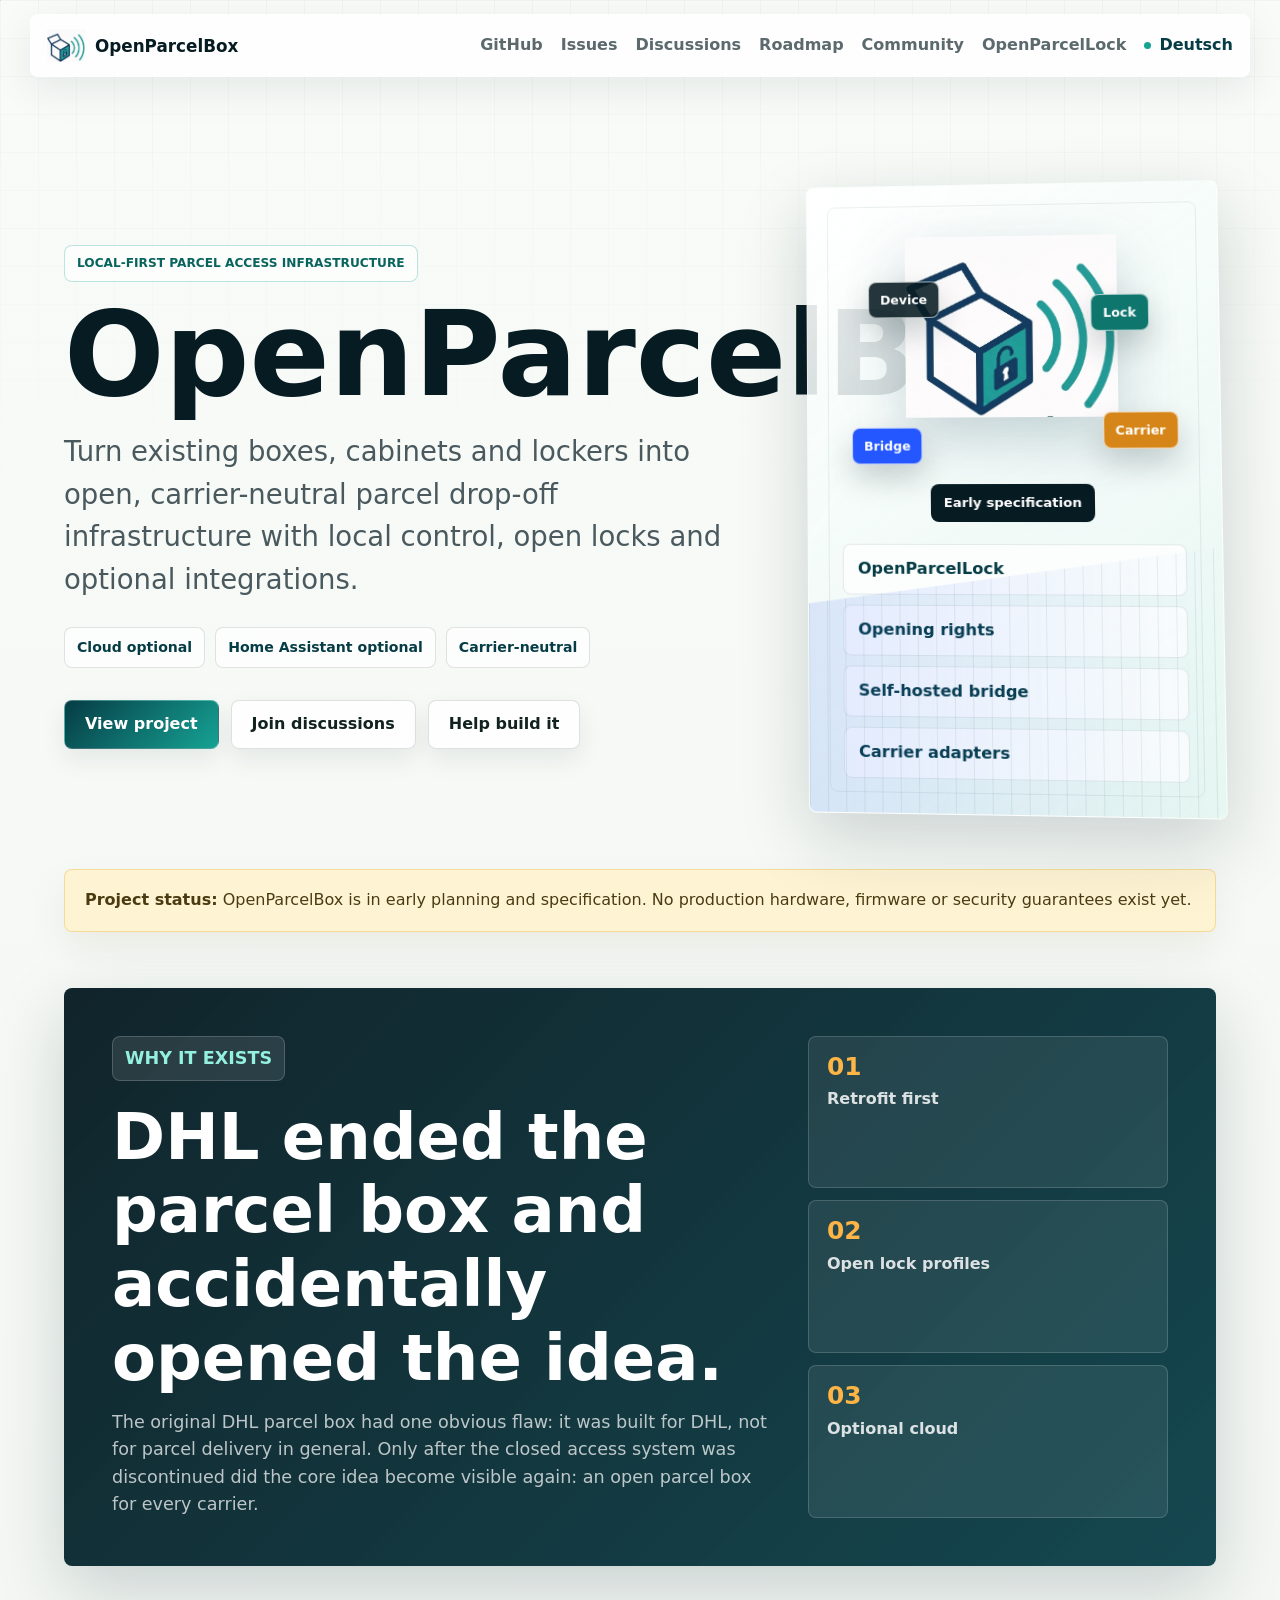
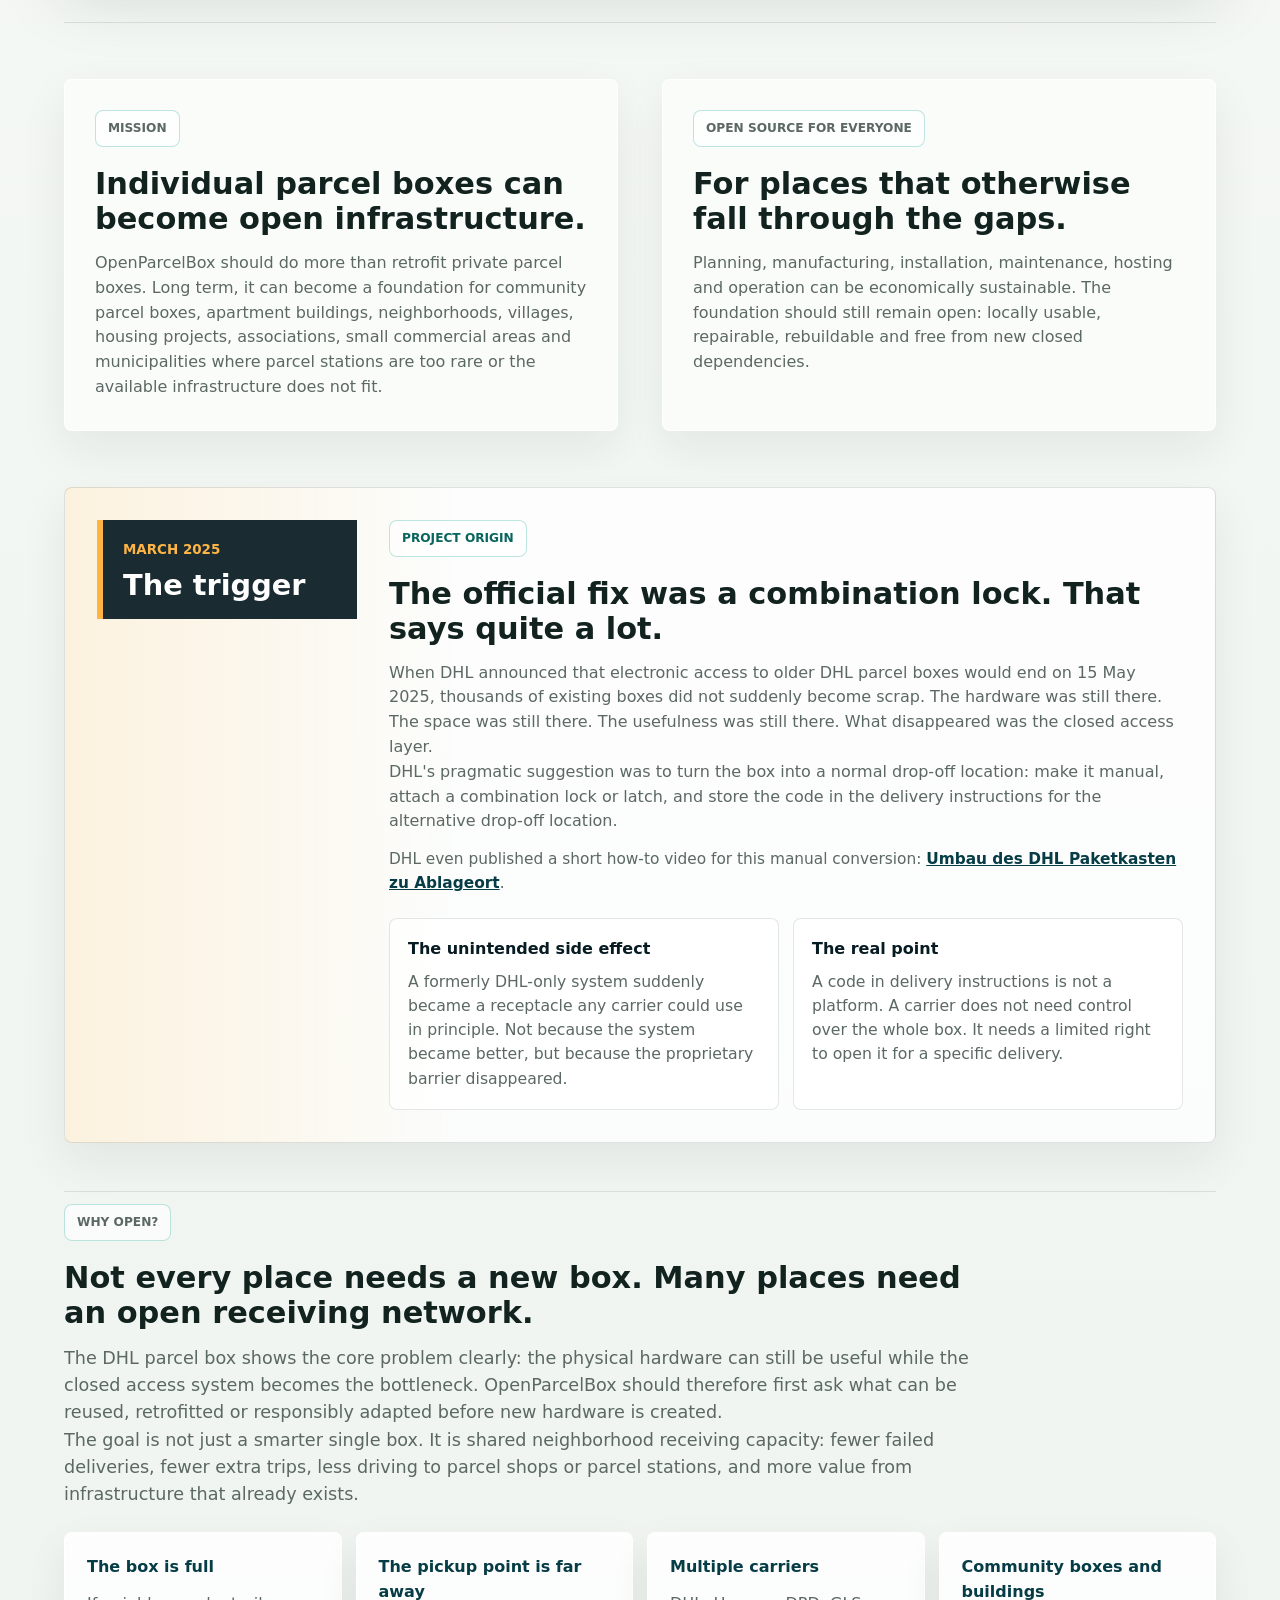
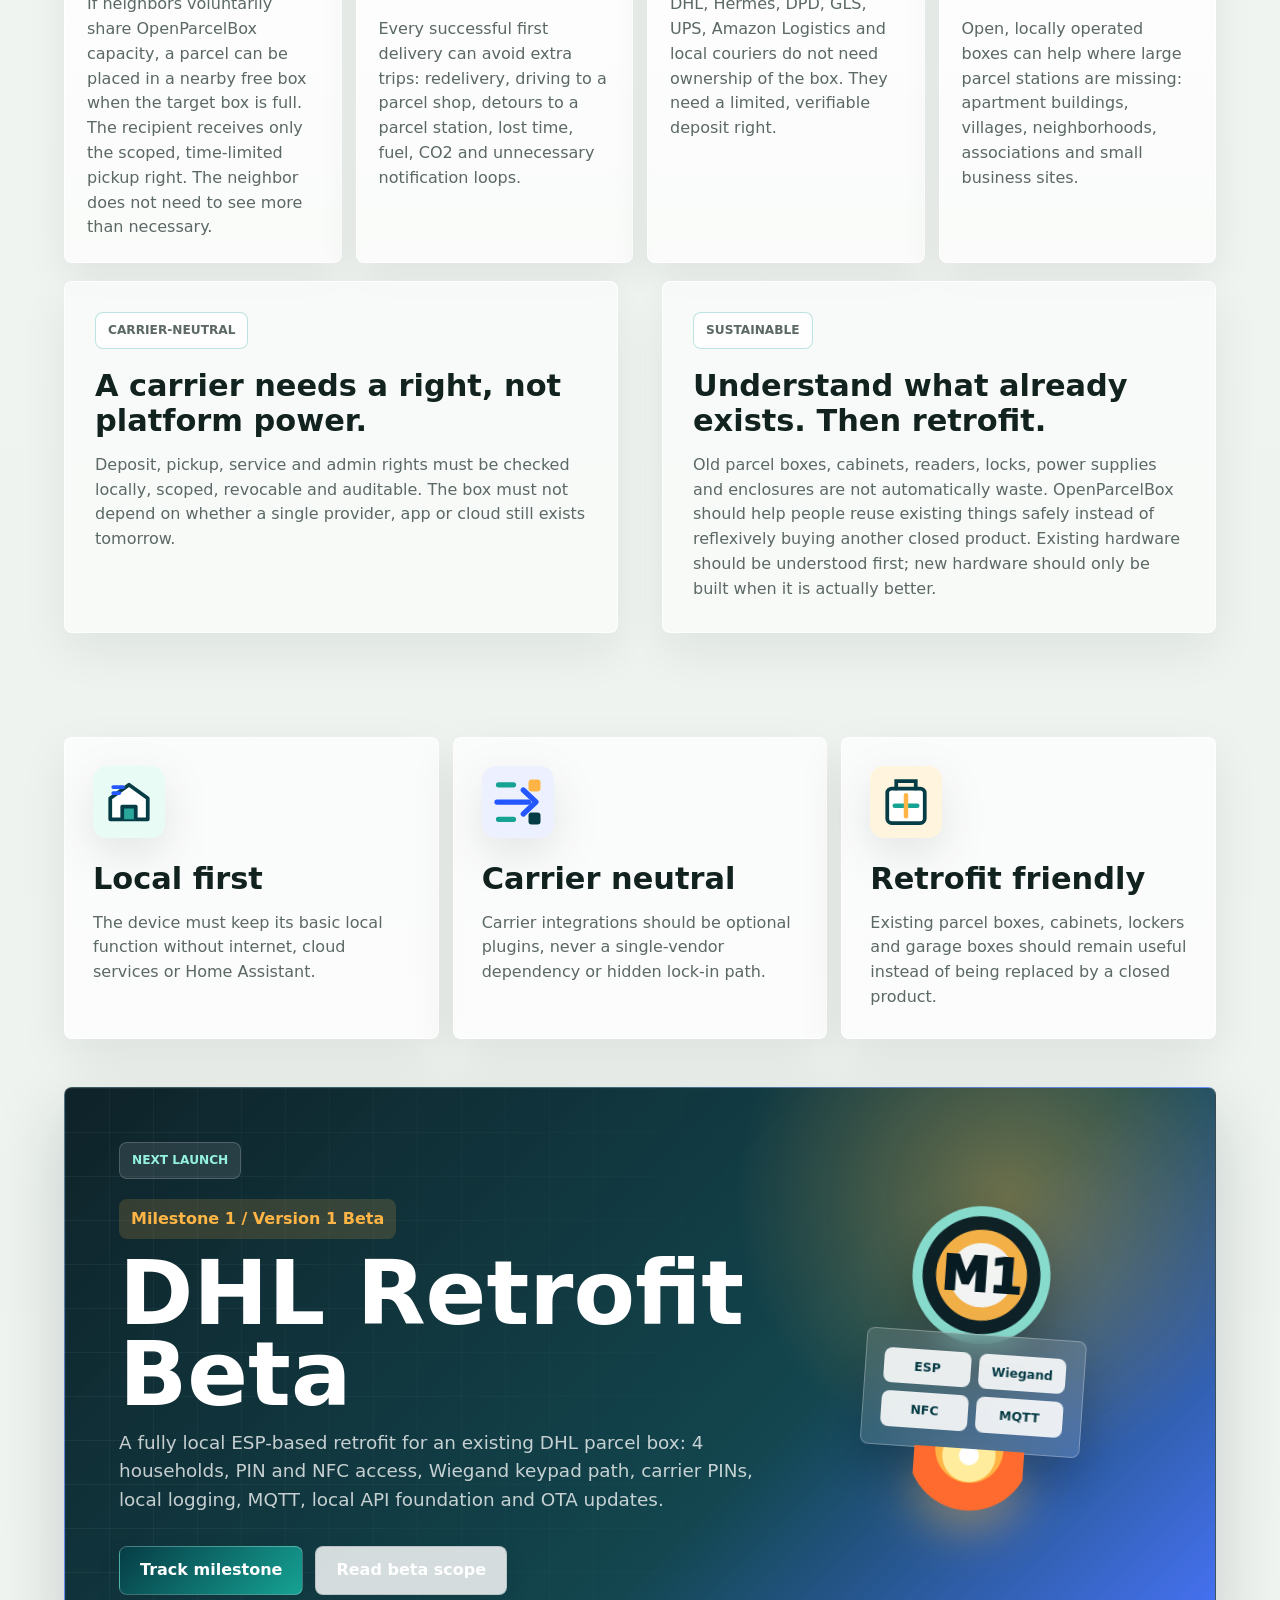
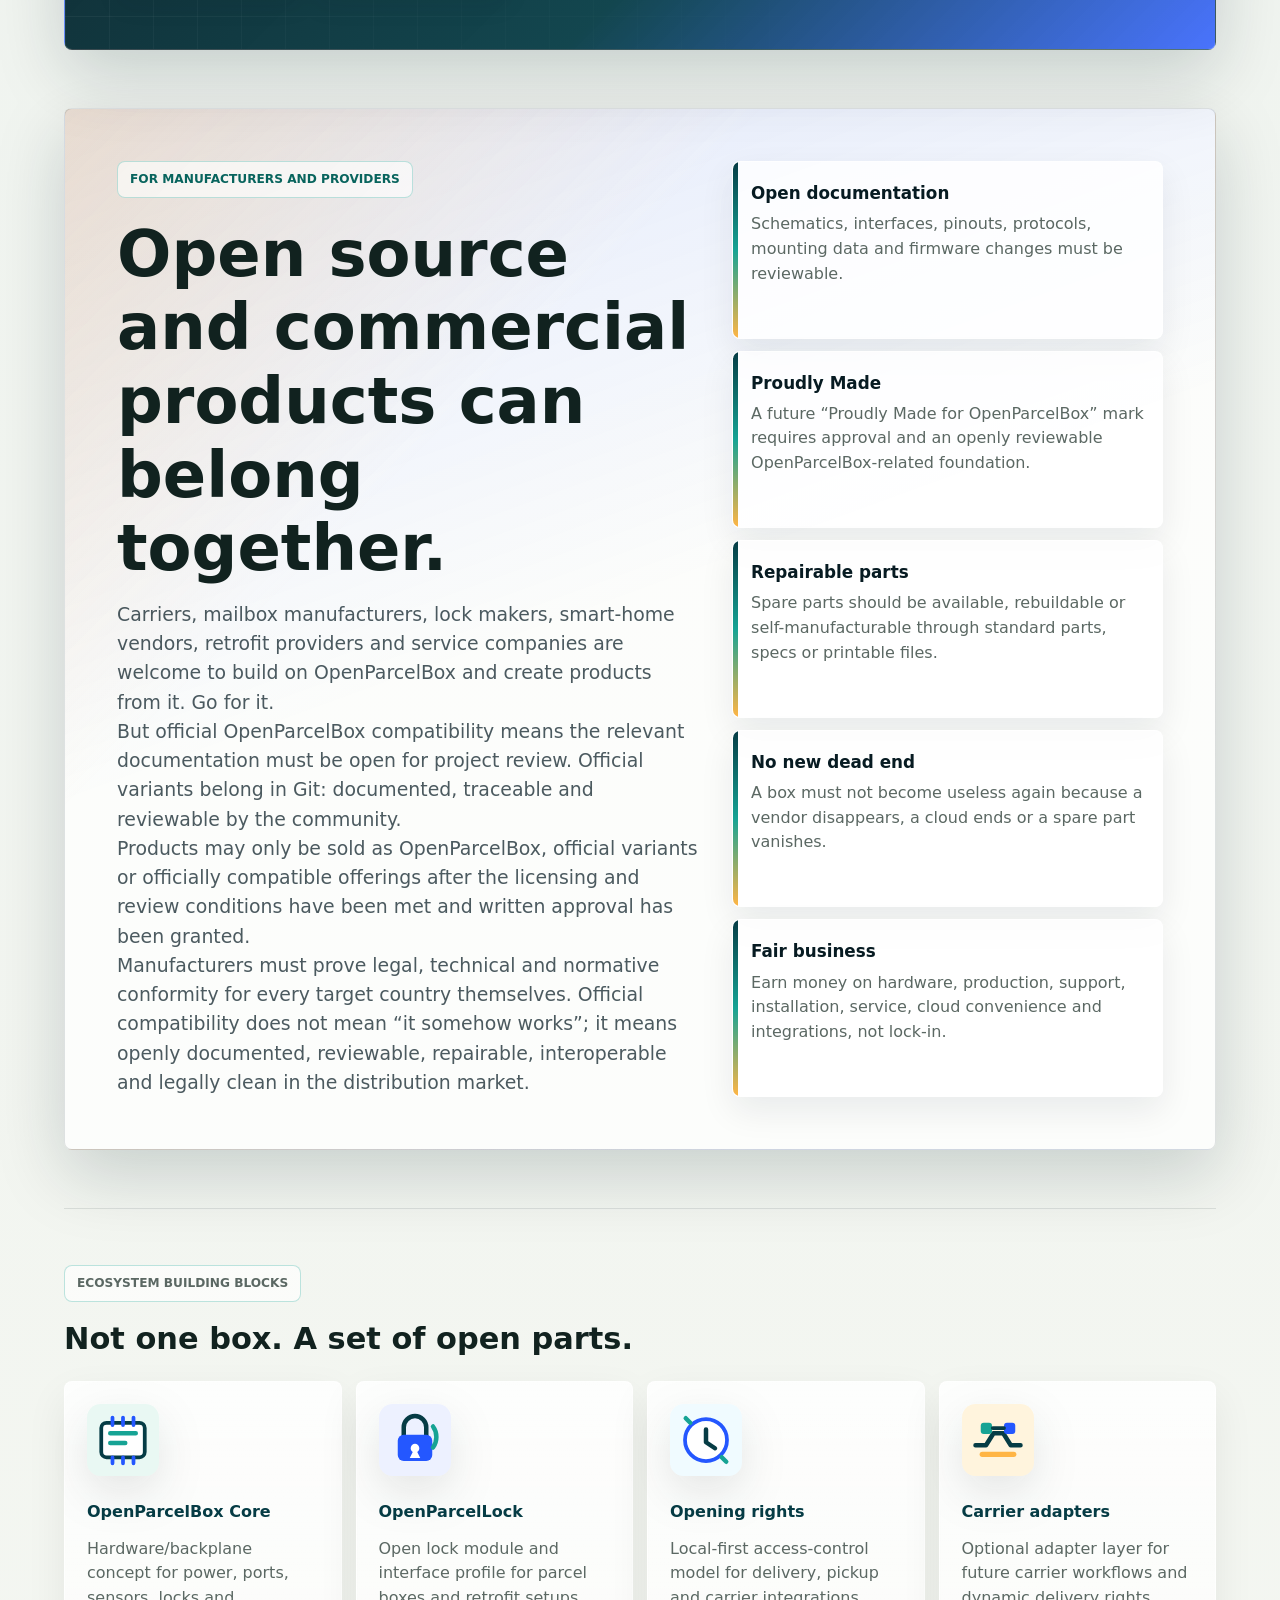
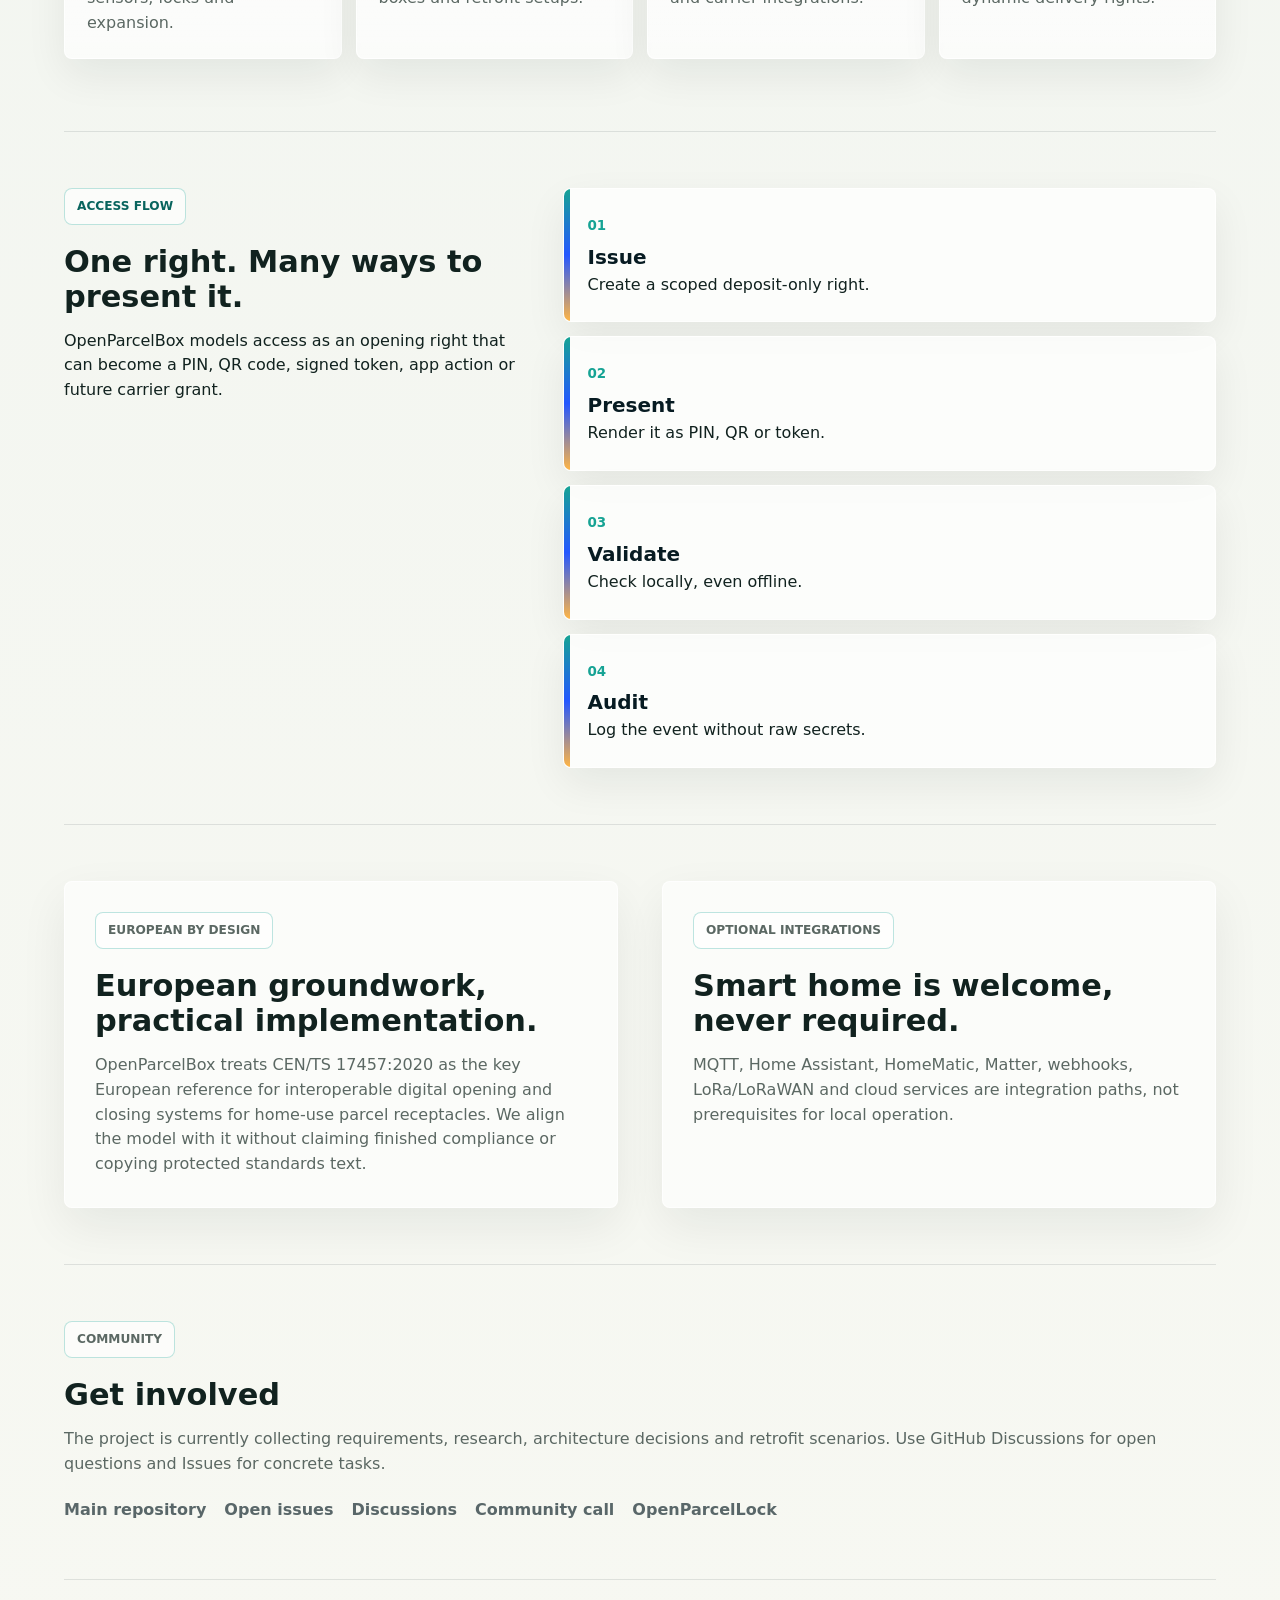
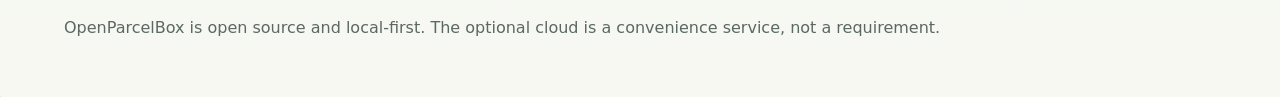
<file: index.html>
<!doctype html>
<html lang="en">
  <head>
    <meta charset="utf-8">
    <meta name="viewport" content="width=device-width, initial-scale=1">
    <title>OpenParcelBox</title>
    <meta name="description" content="Open ecosystem for smart parcel delivery infrastructure, retrofit parcel boxes, open locks and self-hosted access control.">
    <link rel="canonical" href="https://openparcelbox.org/">
    <link rel="alternate" hreflang="en" href="https://openparcelbox.org/">
    <link rel="alternate" hreflang="de" href="https://openparcelbox.org/de/">
    <link rel="alternate" hreflang="x-default" href="https://openparcelbox.org/">
    <meta property="og:title" content="OpenParcelBox">
    <meta property="og:description" content="Open ecosystem for smart parcel delivery infrastructure, retrofit parcel boxes and self-hosted access control.">
    <meta property="og:image" content="https://openparcelbox.org/assets/openparcelbox-social.png">
    <meta property="og:url" content="https://openparcelbox.org/">
    <meta name="twitter:card" content="summary_large_image">
    <link rel="icon" href="/favicon.ico" sizes="any">
    <link rel="icon" href="/assets/openparcelbox-icon.svg" type="image/svg+xml">
    <link rel="icon" href="/assets/favicon-32x32.png" type="image/png" sizes="32x32">
    <link rel="icon" href="/assets/favicon-16x16.png" type="image/png" sizes="16x16">
    <link rel="apple-touch-icon" href="/assets/apple-touch-icon.png">
    <link rel="manifest" href="/site.webmanifest">
    <link rel="stylesheet" href="/styles.css">
  </head>
  <body>
    <div class="shell">
      <header class="site-header">
        <a class="brand" href="/" aria-label="OpenParcelBox home">
          <img src="/assets/openparcelbox-icon.svg" alt="" width="34" height="34">
          <span>OpenParcelBox</span>
        </a>
        <nav aria-label="Main navigation">
          <a href="https://github.com/OpenParcelBox/specs">GitHub</a>
          <a href="https://github.com/OpenParcelBox/specs/issues">Issues</a>
          <a href="https://github.com/OpenParcelBox/specs/discussions">Discussions</a>
          <a href="/roadmap/">Roadmap</a>
          <a href="/community/">Community</a>
          <a href="https://github.com/OpenParcelBox/openparcellock">OpenParcelLock</a>
          <a class="language-link" href="/de/" lang="de">Deutsch</a>
        </nav>
      </header>

      <main>
        <section class="hero">
          <div class="hero-copy">
            <p class="eyebrow">Local-first parcel access infrastructure</p>
            <h1>OpenParcelBox</h1>
            <p class="lead">
              Turn existing boxes, cabinets and lockers into open, carrier-neutral parcel
              drop-off infrastructure with local control, open locks and optional integrations.
            </p>
            <div class="hero-proof" aria-label="Project principles">
              <span>Cloud optional</span>
              <span>Home Assistant optional</span>
              <span>Carrier-neutral</span>
            </div>
            <div class="actions">
              <a class="button primary" href="https://github.com/OpenParcelBox/specs">View project</a>
              <a class="button" href="https://github.com/OpenParcelBox/specs/discussions">Join discussions</a>
              <a class="button" href="/community/">Help build it</a>
            </div>
          </div>
          <aside class="hero-panel" aria-label="OpenParcelBox ecosystem summary">
            <div class="system-visual">
              <img class="hero-mark" src="/assets/openparcelbox-icon.svg" alt="" width="154" height="154">
              <div class="node node-device">Device</div>
              <div class="node node-lock">Lock</div>
              <div class="node node-bridge">Bridge</div>
              <div class="node node-carrier">Carrier</div>
            </div>
            <div class="panel-status">Early specification</div>
            <div class="signal-list" aria-label="Core project building blocks">
              <span>OpenParcelLock</span>
              <span>Opening rights</span>
              <span>Self-hosted bridge</span>
              <span>Carrier adapters</span>
            </div>
          </aside>
        </section>

        <section class="notice">
          <strong>Project status:</strong>
          OpenParcelBox is in early planning and specification. No production hardware,
          firmware or security guarantees exist yet.
        </section>

        <section class="vision-band" aria-label="OpenParcelBox vision">
          <div class="vision-copy">
            <p class="eyebrow">Why it exists</p>
            <h2>DHL ended the parcel box and accidentally opened the idea.</h2>
            <p>
              The original DHL parcel box had one obvious flaw: it was built for DHL, not for
              parcel delivery in general. Only after the closed access system was discontinued did
              the core idea become visible again: an open parcel box for every carrier.
            </p>
          </div>
          <div class="vision-metrics">
            <div><strong>01</strong><span>Retrofit first</span></div>
            <div><strong>02</strong><span>Open lock profiles</span></div>
            <div><strong>03</strong><span>Optional cloud</span></div>
          </div>
        </section>

        <section class="section split feature-split" aria-label="Public-interest mission">
          <div>
            <p class="eyebrow">Mission</p>
            <h2>Individual parcel boxes can become open infrastructure.</h2>
            <p>
              OpenParcelBox should do more than retrofit private parcel boxes. Long term, it can
              become a foundation for community parcel boxes, apartment buildings, neighborhoods,
              villages, housing projects, associations, small commercial areas and municipalities
              where parcel stations are too rare or the available infrastructure does not fit.
            </p>
          </div>
          <div>
            <p class="eyebrow">Open source for everyone</p>
            <h2>For places that otherwise fall through the gaps.</h2>
            <p>
              Planning, manufacturing, installation, maintenance, hosting and operation can be
              economically sustainable. The foundation should still remain open: locally usable,
              repairable, rebuildable and free from new closed dependencies.
            </p>
          </div>
        </section>

        <section class="origin" aria-label="Project origin">
          <div class="origin-date">
            <span>March 2025</span>
            <strong>The trigger</strong>
          </div>
          <div>
            <p class="eyebrow">Project origin</p>
            <h2>The official fix was a combination lock. That says quite a lot.</h2>
            <p>
              When DHL announced that electronic access to older DHL parcel boxes would end on
              15 May 2025, thousands of existing boxes did not suddenly become scrap. The hardware
              was still there. The space was still there. The usefulness was still there. What
              disappeared was the closed access layer.
            </p>
            <p>
              DHL's pragmatic suggestion was to turn the box into a normal drop-off location:
              make it manual, attach a combination lock or latch, and store the code in the
              delivery instructions for the alternative drop-off location.
            </p>
            <p class="source-note">
              DHL even published a short how-to video for this manual conversion:
              <a href="https://www.youtube.com/watch?v=jXzvwI64qbM">Umbau des DHL Paketkasten zu Ablageort</a>.
            </p>
            <div class="origin-points">
              <div>
                <strong>The unintended side effect</strong>
                <p>
                  A formerly DHL-only system suddenly became a receptacle any carrier could use
                  in principle. Not because the system became better, but because the proprietary
                  barrier disappeared.
                </p>
              </div>
              <div>
                <strong>The real point</strong>
                <p>
                  A code in delivery instructions is not a platform. A carrier does not need
                  control over the whole box. It needs a limited right to open it for a specific
                  delivery.
                </p>
              </div>
            </div>
          </div>
        </section>

        <section class="section carrier-neutral" aria-label="Why OpenParcelBox must be open and carrier-neutral">
          <div class="section-heading">
            <p class="eyebrow">Why open?</p>
            <h2>Not every place needs a new box. Many places need an open receiving network.</h2>
            <p>
              The DHL parcel box shows the core problem clearly: the physical hardware can still be
              useful while the closed access system becomes the bottleneck. OpenParcelBox should
              therefore first ask what can be reused, retrofitted or responsibly adapted before new
              hardware is created.
            </p>
            <p>
              The goal is not just a smarter single box. It is shared neighborhood receiving
              capacity: fewer failed deliveries, fewer extra trips, less driving to parcel shops or
              parcel stations, and more value from infrastructure that already exists.
            </p>
          </div>
          <div class="cards case-cards">
            <article class="card">
              <span>The box is full</span>
              <p>
                If neighbors voluntarily share OpenParcelBox capacity, a parcel can be placed in a
                nearby free box when the target box is full. The recipient receives only the scoped,
                time-limited pickup right. The neighbor does not need to see more than necessary.
              </p>
            </article>
            <article class="card">
              <span>The pickup point is far away</span>
              <p>
                Every successful first delivery can avoid extra trips: redelivery, driving to a
                parcel shop, detours to a parcel station, lost time, fuel, CO2 and unnecessary
                notification loops.
              </p>
            </article>
            <article class="card">
              <span>Multiple carriers</span>
              <p>
                DHL, Hermes, DPD, GLS, UPS, Amazon Logistics and local couriers do not need ownership
                of the box. They need a limited, verifiable deposit right.
              </p>
            </article>
            <article class="card">
              <span>Community boxes and buildings</span>
              <p>
                Open, locally operated boxes can help where large parcel stations are missing:
                apartment buildings, villages, neighborhoods, associations and small business sites.
              </p>
            </article>
          </div>
          <div class="split feature-split why-open">
            <div>
              <p class="eyebrow">Carrier-neutral</p>
              <h2>A carrier needs a right, not platform power.</h2>
              <p>
                Deposit, pickup, service and admin rights must be checked locally, scoped,
                revocable and auditable. The box must not depend on whether a single provider,
                app or cloud still exists tomorrow.
              </p>
            </div>
            <div>
              <p class="eyebrow">Sustainable</p>
              <h2>Understand what already exists. Then retrofit.</h2>
              <p>
                Old parcel boxes, cabinets, readers, locks, power supplies and enclosures are not
                automatically waste. OpenParcelBox should help people reuse existing things safely
                instead of reflexively buying another closed product. Existing hardware should be
                understood first; new hardware should only be built when it is actually better.
              </p>
            </div>
          </div>
        </section>

        <section class="grid">
          <article>
            <img class="pictogram" src="/assets/pictogram-local.svg" alt="" width="72" height="72">
            <h2>Local first</h2>
            <p>
              The device must keep its basic local function without internet, cloud
              services or Home Assistant.
            </p>
          </article>
          <article>
            <img class="pictogram" src="/assets/pictogram-carrier.svg" alt="" width="72" height="72">
            <h2>Carrier neutral</h2>
            <p>
              Carrier integrations should be optional plugins, never a single-vendor
              dependency or hidden lock-in path.
            </p>
          </article>
          <article>
            <img class="pictogram" src="/assets/pictogram-retrofit.svg" alt="" width="72" height="72">
            <h2>Retrofit friendly</h2>
            <p>
              Existing parcel boxes, cabinets, lockers and garage boxes should remain useful
              instead of being replaced by a closed product.
            </p>
          </article>
        </section>

        <section class="milestone-booster" aria-label="Milestone 1 DHL Retrofit Beta">
          <div class="booster-copy">
            <p class="eyebrow">Next launch</p>
            <div class="milestone-kicker">Milestone 1 / Version 1 Beta</div>
            <h2>DHL Retrofit Beta</h2>
            <p>
              A fully local ESP-based retrofit for an existing DHL parcel box: 4 households,
              PIN and NFC access, Wiegand keypad path, carrier PINs, local logging, MQTT,
              local API foundation and OTA updates.
            </p>
            <div class="actions">
              <a class="button primary" href="https://github.com/OpenParcelBox/specs/milestone/9">Track milestone</a>
              <a class="button" href="https://github.com/OpenParcelBox/specs/blob/main/docs/roadmap/m1-dhl-retrofit-beta.md">Read beta scope</a>
            </div>
          </div>
          <div class="booster-stack" aria-hidden="true">
            <div class="booster-ring">M1</div>
            <div class="booster-core">
              <span>ESP</span>
              <span>Wiegand</span>
              <span>NFC</span>
              <span>MQTT</span>
            </div>
            <div class="booster-flame"></div>
          </div>
        </section>

        <section class="vendor-pact" aria-label="OpenParcelBox vendor pact">
          <div>
            <p class="eyebrow">For manufacturers and providers</p>
            <h2>Open source and commercial products can belong together.</h2>
            <p>
              Carriers, mailbox manufacturers, lock makers, smart-home vendors, retrofit providers
              and service companies are welcome to build on OpenParcelBox and create products from it.
              Go for it.
            </p>
            <p>
              But official OpenParcelBox compatibility means the relevant documentation must be
              open for project review. Official variants belong in Git: documented, traceable and
              reviewable by the community.
            </p>
            <p>
              Products may only be sold as OpenParcelBox, official variants or officially compatible
              offerings after the licensing and review conditions have been met and written approval
              has been granted.
            </p>
            <p>
              Manufacturers must prove legal, technical and normative conformity for every target
              country themselves. Official compatibility does not mean “it somehow works”; it means
              openly documented, reviewable, repairable, interoperable and legally clean in the
              distribution market.
            </p>
          </div>
          <div class="pact-list" aria-label="Vendor compatibility principles">
            <div><strong>Open documentation</strong><span>Schematics, interfaces, pinouts, protocols, mounting data and firmware changes must be reviewable.</span></div>
            <div><strong>Proudly Made</strong><span>A future “Proudly Made for OpenParcelBox” mark requires approval and an openly reviewable OpenParcelBox-related foundation.</span></div>
            <div><strong>Repairable parts</strong><span>Spare parts should be available, rebuildable or self-manufacturable through standard parts, specs or printable files.</span></div>
            <div><strong>No new dead end</strong><span>A box must not become useless again because a vendor disappears, a cloud ends or a spare part vanishes.</span></div>
            <div><strong>Fair business</strong><span>Earn money on hardware, production, support, installation, service, cloud convenience and integrations, not lock-in.</span></div>
          </div>
        </section>

      <section class="section">
        <p class="eyebrow">Ecosystem building blocks</p>
        <h2>Not one box. A set of open parts.</h2>
        <div class="cards">
          <a class="card" href="https://github.com/OpenParcelBox/specs">
            <img class="pictogram" src="/assets/pictogram-core.svg" alt="" width="72" height="72">
            <span>OpenParcelBox Core</span>
            <p>Hardware/backplane concept for power, ports, sensors, locks and expansion.</p>
          </a>
          <a class="card" href="https://github.com/OpenParcelBox/openparcellock">
            <img class="pictogram" src="/assets/pictogram-lock.svg" alt="" width="72" height="72">
            <span>OpenParcelLock</span>
            <p>Open lock module and interface profile for parcel boxes and retrofit setups.</p>
          </a>
          <a class="card" href="https://github.com/OpenParcelBox/specs/issues/2">
            <img class="pictogram" src="/assets/pictogram-rights.svg" alt="" width="72" height="72">
            <span>Opening rights</span>
            <p>Local-first access-control model for delivery, pickup and carrier integrations.</p>
          </a>
          <a class="card" href="https://github.com/OpenParcelBox/specs/issues/8">
            <img class="pictogram" src="/assets/pictogram-adapter.svg" alt="" width="72" height="72">
            <span>Carrier adapters</span>
            <p>Optional adapter layer for future carrier workflows and dynamic delivery rights.</p>
          </a>
        </div>
      </section>

        <section class="journey" aria-label="Parcel access flow">
          <div class="journey-intro">
            <p class="eyebrow">Access flow</p>
            <h2>One right. Many ways to present it.</h2>
            <p>
              OpenParcelBox models access as an opening right that can become a PIN, QR code,
              signed token, app action or future carrier grant.
            </p>
          </div>
          <div class="steps">
            <div class="step"><span>01</span><strong>Issue</strong><p>Create a scoped deposit-only right.</p></div>
            <div class="step"><span>02</span><strong>Present</strong><p>Render it as PIN, QR or token.</p></div>
            <div class="step"><span>03</span><strong>Validate</strong><p>Check locally, even offline.</p></div>
            <div class="step"><span>04</span><strong>Audit</strong><p>Log the event without raw secrets.</p></div>
          </div>
        </section>

        <section class="section split feature-split">
          <div>
            <p class="eyebrow">European by design</p>
            <h2>European groundwork, practical implementation.</h2>
            <p>
              OpenParcelBox treats CEN/TS 17457:2020 as the key European reference for
              interoperable digital opening and closing systems for home-use parcel receptacles.
              We align the model with it without claiming finished compliance or copying
              protected standards text.
            </p>
          </div>
          <div>
            <p class="eyebrow">Optional integrations</p>
            <h2>Smart home is welcome, never required.</h2>
            <p>
              MQTT, Home Assistant, HomeMatic, Matter, webhooks, LoRa/LoRaWAN and cloud services
              are integration paths, not prerequisites for local operation.
            </p>
          </div>
        </section>

      <section class="section">
        <p class="eyebrow">Community</p>
        <h2>Get involved</h2>
        <p>
          The project is currently collecting requirements, research, architecture decisions
          and retrofit scenarios. Use GitHub Discussions for open questions and Issues for
          concrete tasks.
        </p>
        <div class="link-list">
          <a href="https://github.com/OpenParcelBox/specs">Main repository</a>
          <a href="https://github.com/OpenParcelBox/specs/issues">Open issues</a>
          <a href="https://github.com/OpenParcelBox/specs/discussions">Discussions</a>
          <a href="/community/">Community call</a>
          <a href="https://github.com/OpenParcelBox/openparcellock">OpenParcelLock</a>
        </div>
      </section>
      </main>

      <footer>
        <p>
          OpenParcelBox is open source and local-first. The optional cloud is a convenience
          service, not a requirement.
        </p>
      </footer>
    </div>
  </body>
</html>
</file>
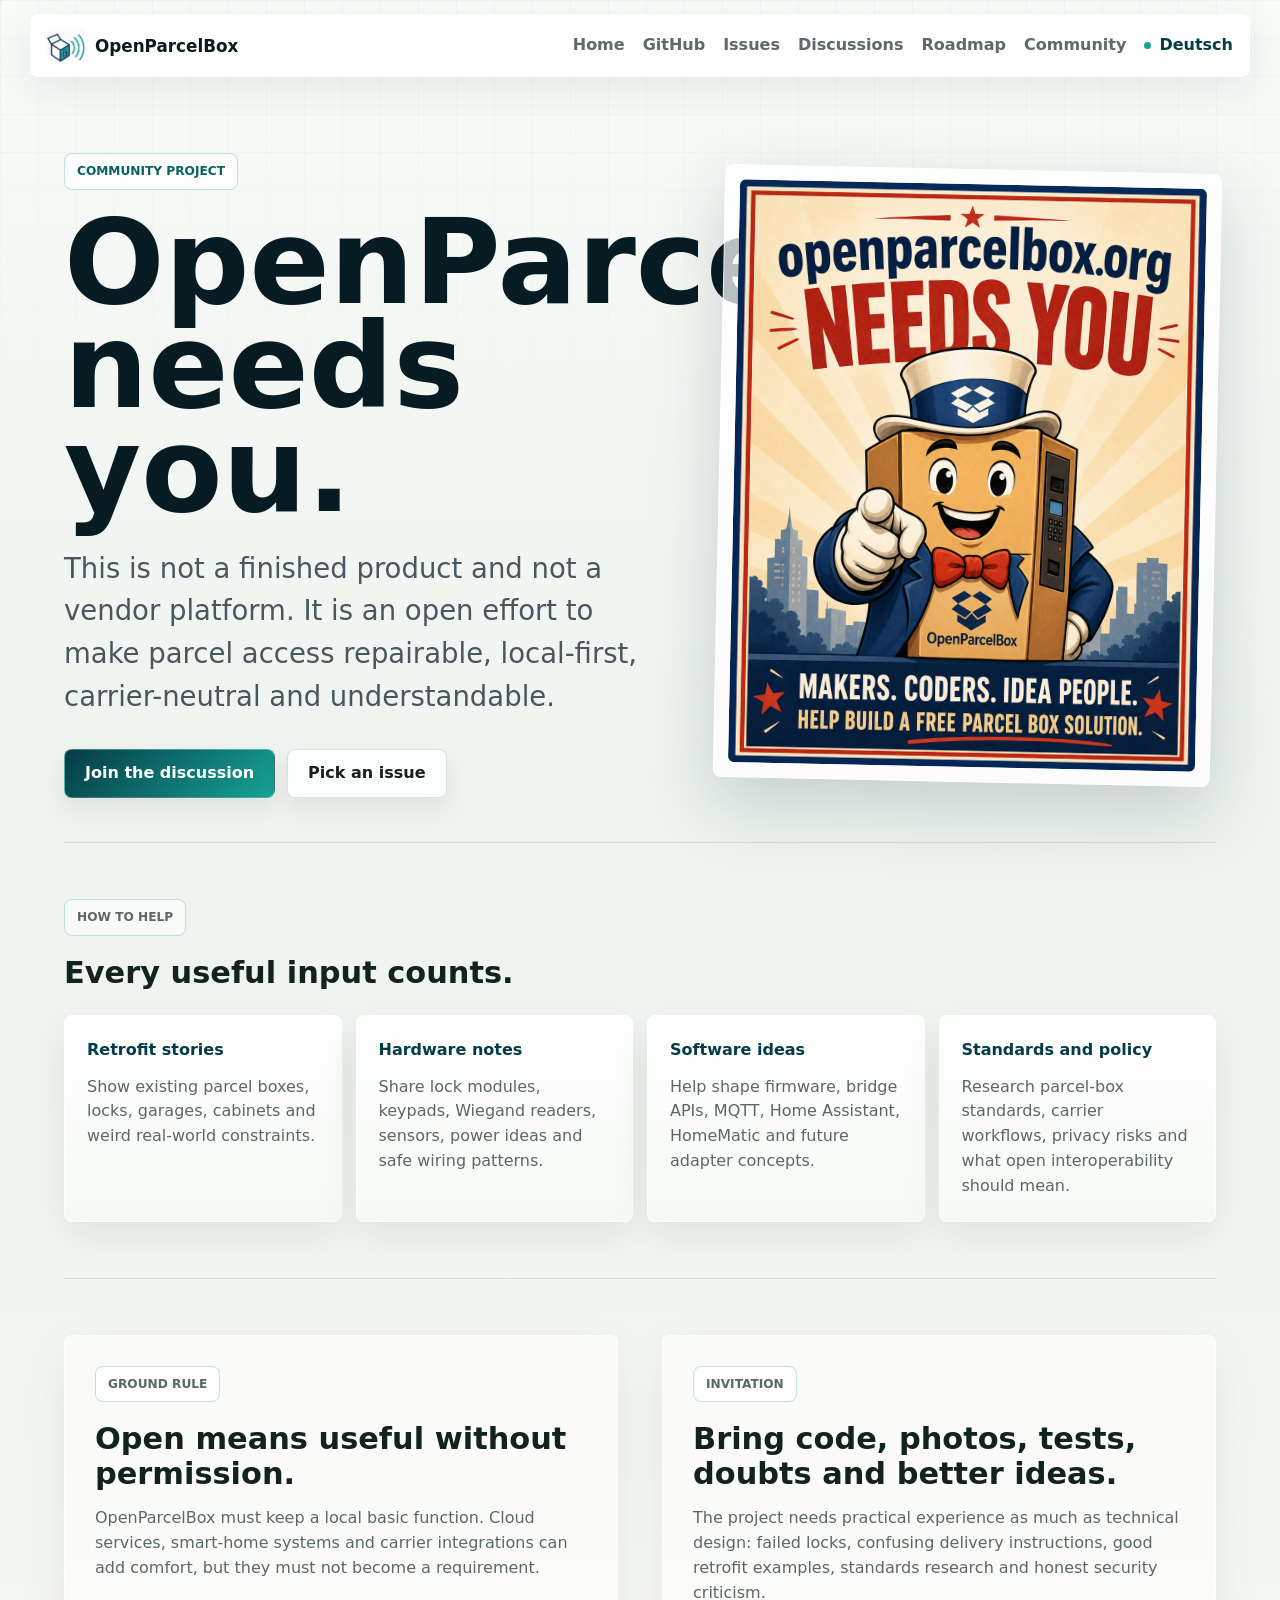
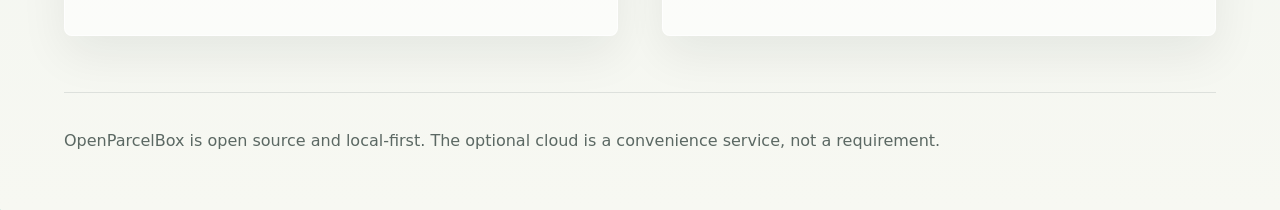
<file: community/index.html>
<!doctype html>
<html lang="en">
  <head>
    <meta charset="utf-8">
    <meta name="viewport" content="width=device-width, initial-scale=1">
    <title>Community | OpenParcelBox</title>
    <meta name="description" content="OpenParcelBox is a community project. Makers, coders, researchers, testers and idea people are invited to help build an open parcel access ecosystem.">
    <link rel="canonical" href="https://openparcelbox.org/community/">
    <link rel="alternate" hreflang="en" href="https://openparcelbox.org/community/">
    <link rel="alternate" hreflang="de" href="https://openparcelbox.org/de/community/">
    <meta property="og:title" content="OpenParcelBox needs you">
    <meta property="og:description" content="Help build a local-first, carrier-neutral, open parcel access ecosystem.">
    <meta property="og:image" content="https://openparcelbox.org/assets/community-needs-you.png">
    <meta property="og:url" content="https://openparcelbox.org/community/">
    <meta name="twitter:card" content="summary_large_image">
    <link rel="icon" href="/favicon.ico" sizes="any">
    <link rel="icon" href="/assets/openparcelbox-icon.svg" type="image/svg+xml">
    <link rel="icon" href="/assets/favicon-32x32.png" type="image/png" sizes="32x32">
    <link rel="icon" href="/assets/favicon-16x16.png" type="image/png" sizes="16x16">
    <link rel="apple-touch-icon" href="/assets/apple-touch-icon.png">
    <link rel="manifest" href="/site.webmanifest">
    <link rel="stylesheet" href="/styles.css">
  </head>
  <body>
    <div class="shell">
      <header class="site-header">
        <a class="brand" href="/" aria-label="OpenParcelBox home">
          <img src="/assets/openparcelbox-icon.svg" alt="" width="34" height="34">
          <span>OpenParcelBox</span>
        </a>
        <nav aria-label="Main navigation">
          <a href="/">Home</a>
          <a href="https://github.com/OpenParcelBox/specs">GitHub</a>
          <a href="https://github.com/OpenParcelBox/specs/issues">Issues</a>
          <a href="https://github.com/OpenParcelBox/specs/discussions">Discussions</a>
          <a href="/roadmap/">Roadmap</a>
          <a href="/community/">Community</a>
          <a class="language-link" href="/de/community/" lang="de">Deutsch</a>
        </nav>
      </header>

      <main>
        <section class="community-hero">
          <div class="community-copy">
            <p class="eyebrow">Community project</p>
            <h1>OpenParcelBox needs you.</h1>
            <p class="lead">
              This is not a finished product and not a vendor platform. It is an open effort to
              make parcel access repairable, local-first, carrier-neutral and understandable.
            </p>
            <div class="actions">
              <a class="button primary" href="https://github.com/OpenParcelBox/specs/discussions">Join the discussion</a>
              <a class="button" href="https://github.com/OpenParcelBox/specs/issues">Pick an issue</a>
            </div>
          </div>
          <figure class="community-poster">
            <img src="/assets/community-needs-you.png" alt="OpenParcelBox needs you: makers, coders and idea people help build a free parcel box solution" width="1122" height="1402">
          </figure>
        </section>

        <section class="section community-call">
          <p class="eyebrow">How to help</p>
          <h2>Every useful input counts.</h2>
          <div class="cards">
            <article class="card">
              <span>Retrofit stories</span>
              <p>Show existing parcel boxes, locks, garages, cabinets and weird real-world constraints.</p>
            </article>
            <article class="card">
              <span>Hardware notes</span>
              <p>Share lock modules, keypads, Wiegand readers, sensors, power ideas and safe wiring patterns.</p>
            </article>
            <article class="card">
              <span>Software ideas</span>
              <p>Help shape firmware, bridge APIs, MQTT, Home Assistant, HomeMatic and future adapter concepts.</p>
            </article>
            <article class="card">
              <span>Standards and policy</span>
              <p>Research parcel-box standards, carrier workflows, privacy risks and what open interoperability should mean.</p>
            </article>
          </div>
        </section>

        <section class="section split feature-split">
          <div>
            <p class="eyebrow">Ground rule</p>
            <h2>Open means useful without permission.</h2>
            <p>
              OpenParcelBox must keep a local basic function. Cloud services, smart-home systems
              and carrier integrations can add comfort, but they must not become a requirement.
            </p>
          </div>
          <div>
            <p class="eyebrow">Invitation</p>
            <h2>Bring code, photos, tests, doubts and better ideas.</h2>
            <p>
              The project needs practical experience as much as technical design: failed locks,
              confusing delivery instructions, good retrofit examples, standards research and
              honest security criticism.
            </p>
          </div>
        </section>
      </main>

      <footer>
        <p>
          OpenParcelBox is open source and local-first. The optional cloud is a convenience
          service, not a requirement.
        </p>
      </footer>
    </div>
  </body>
</html>
</file>
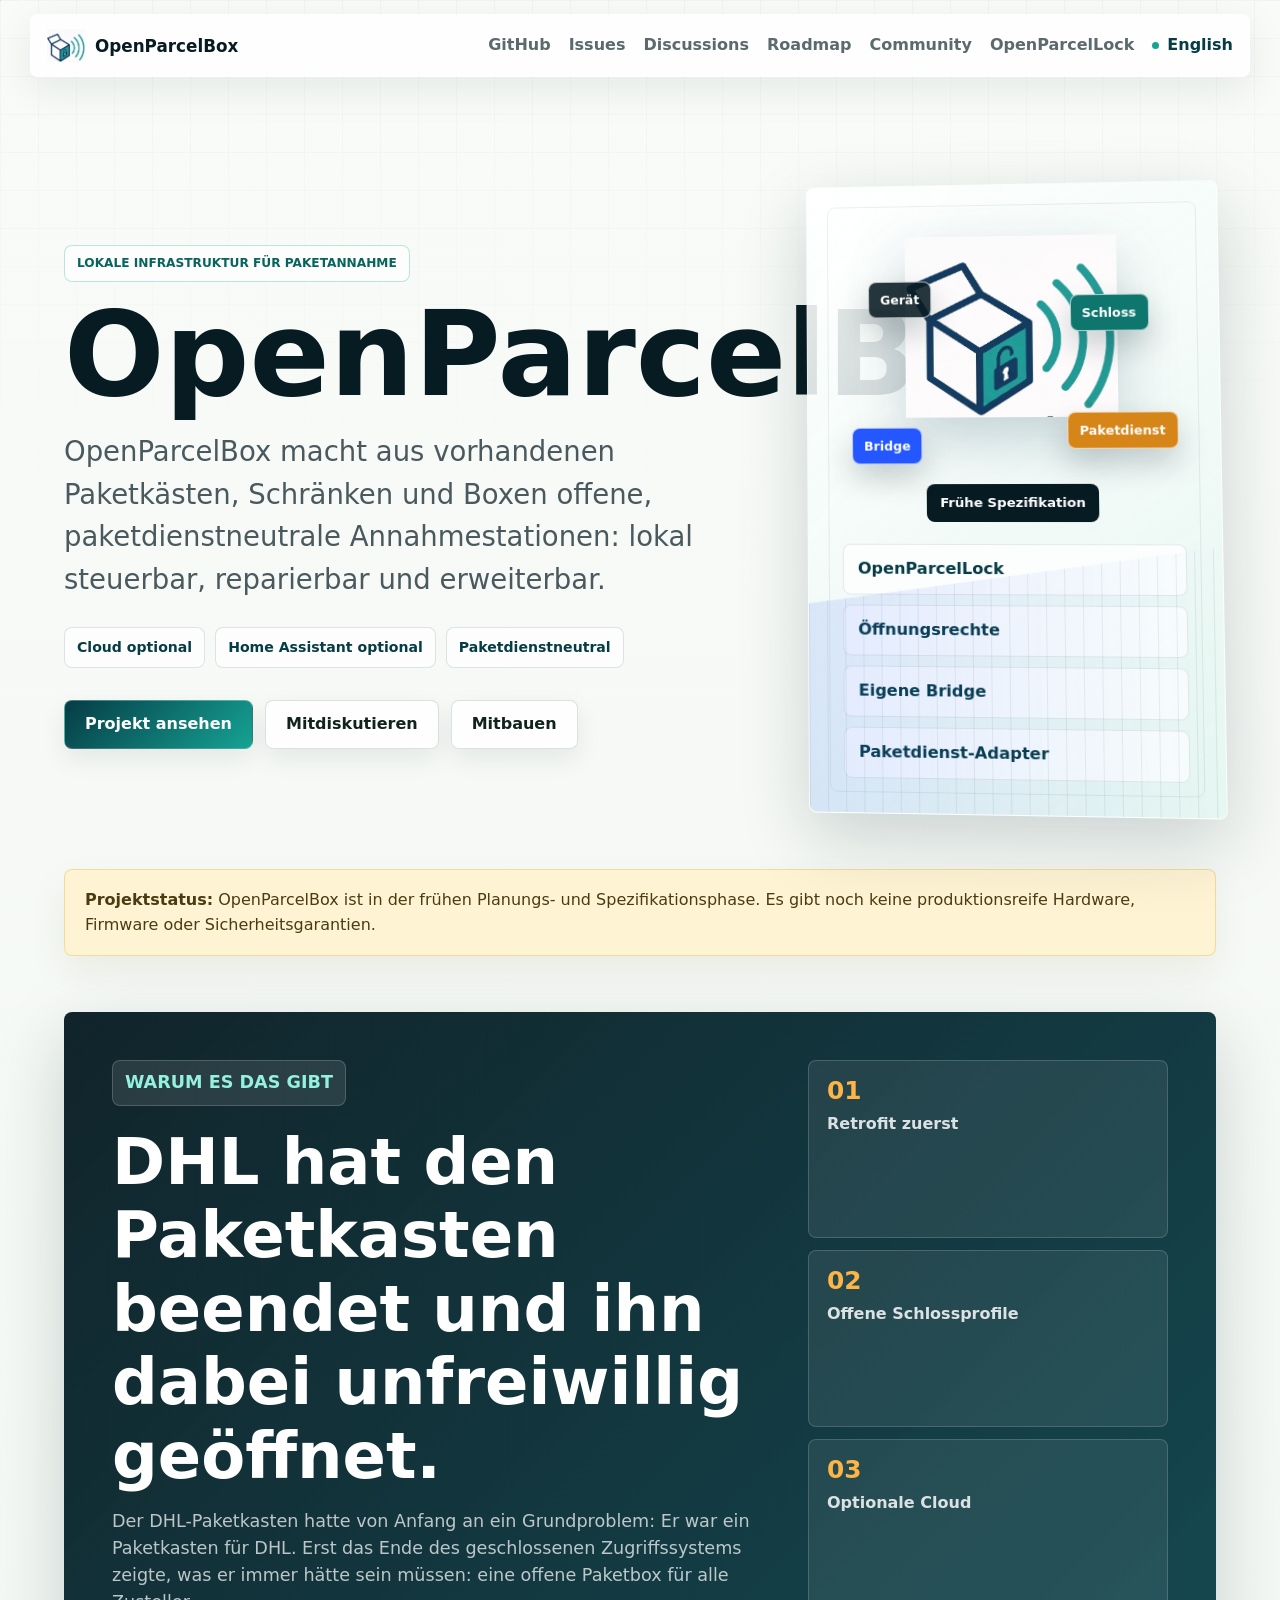
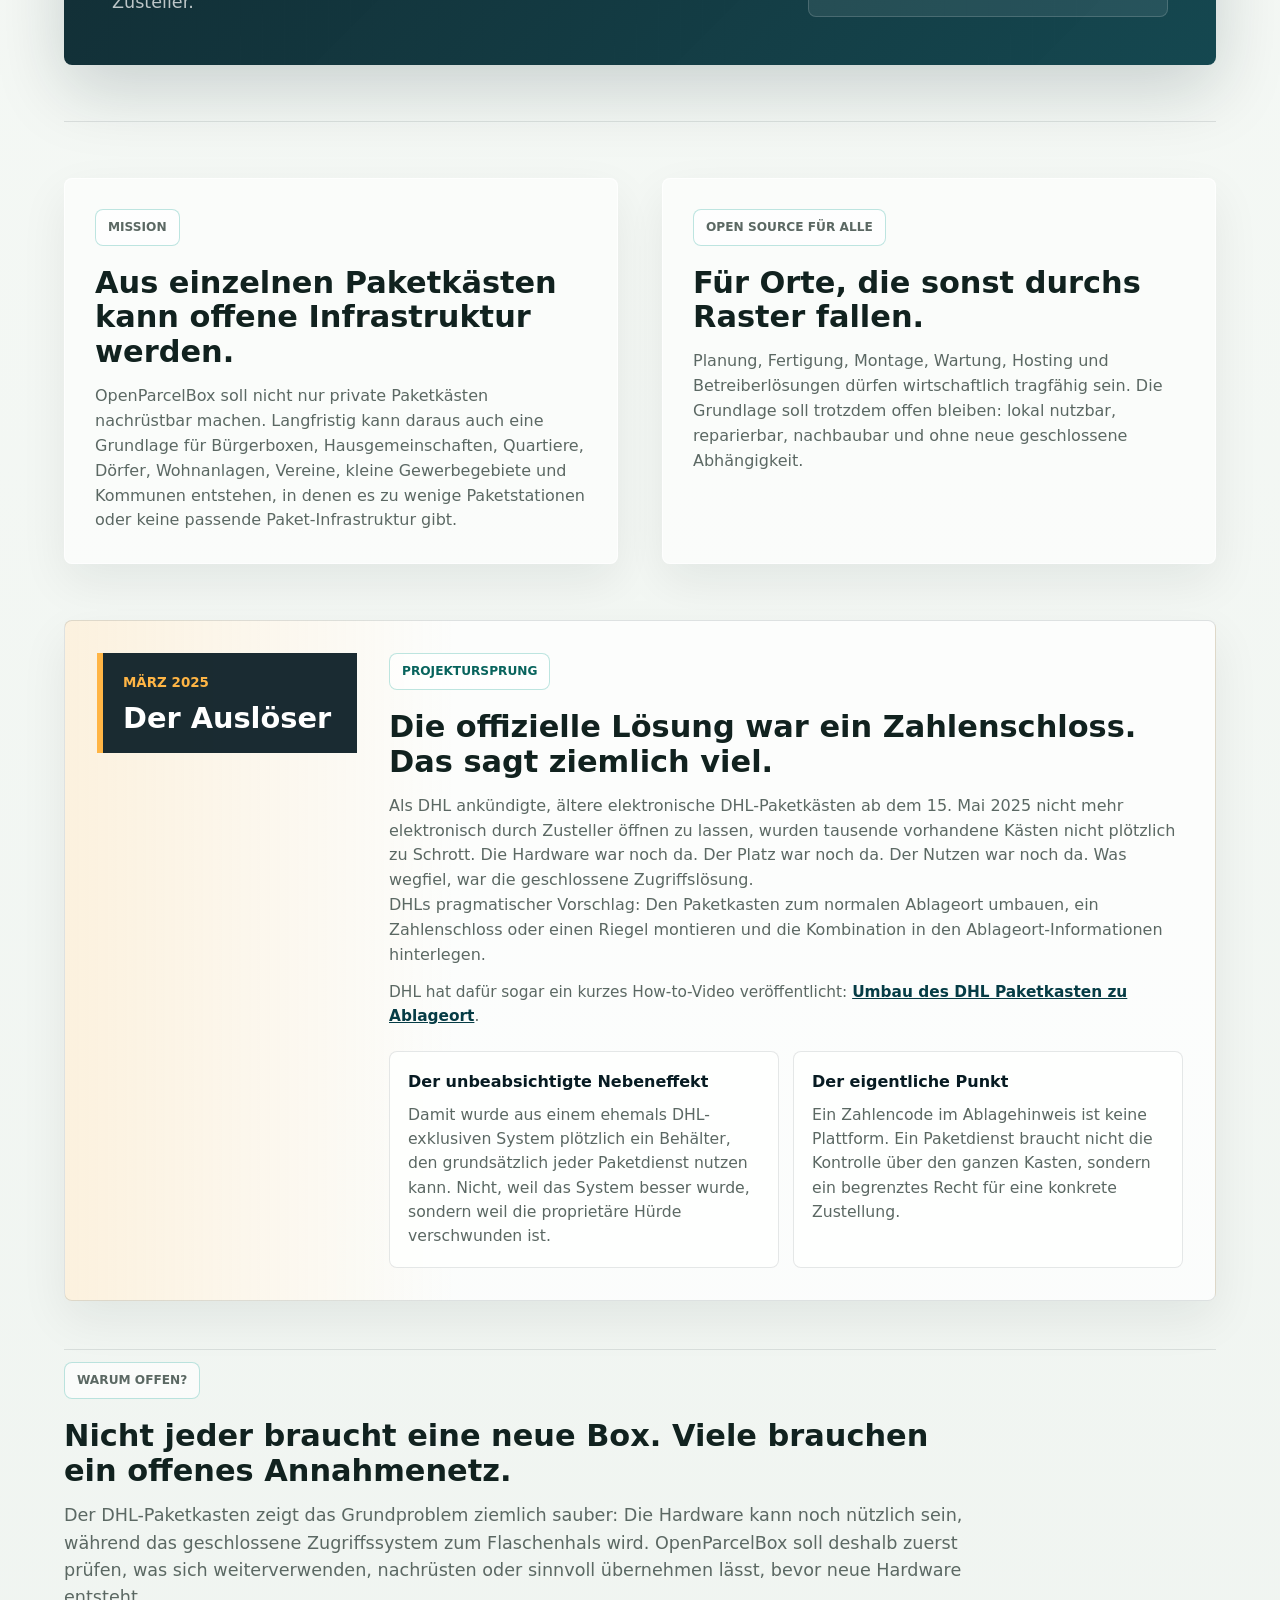
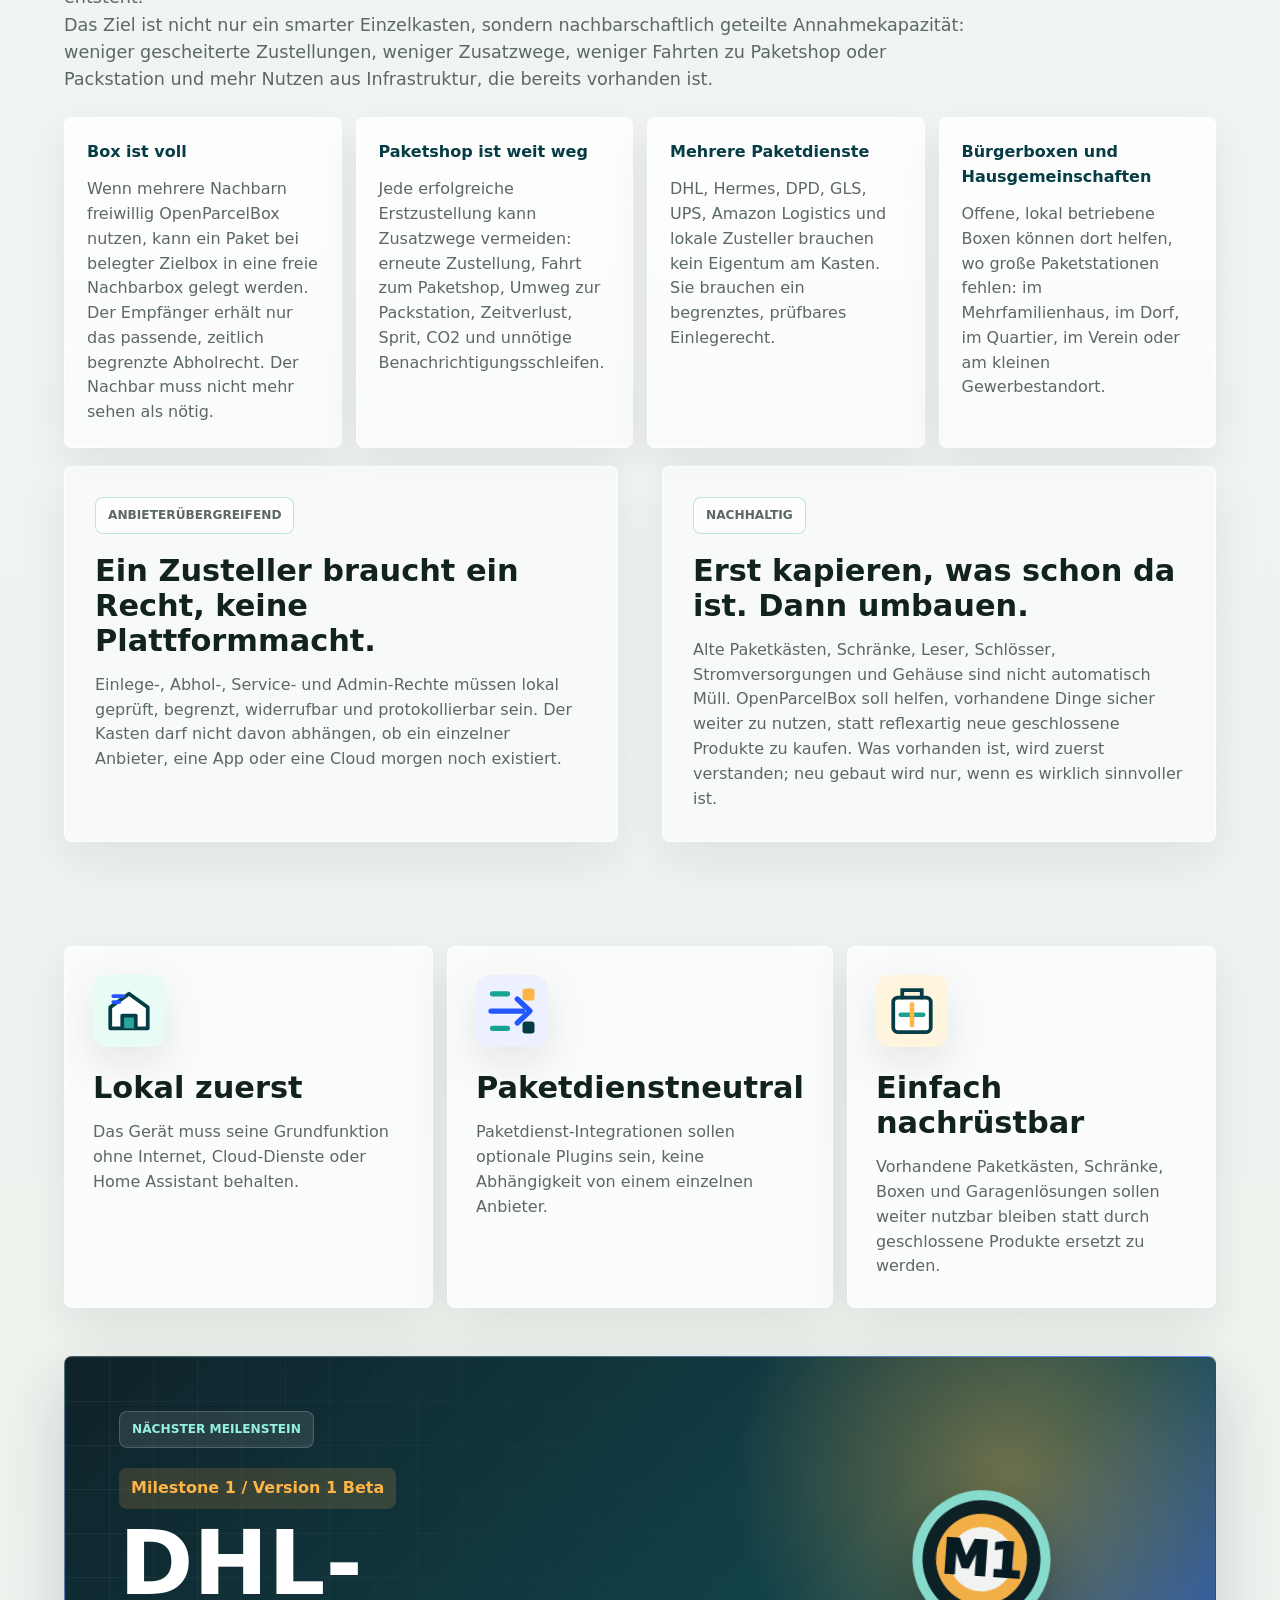
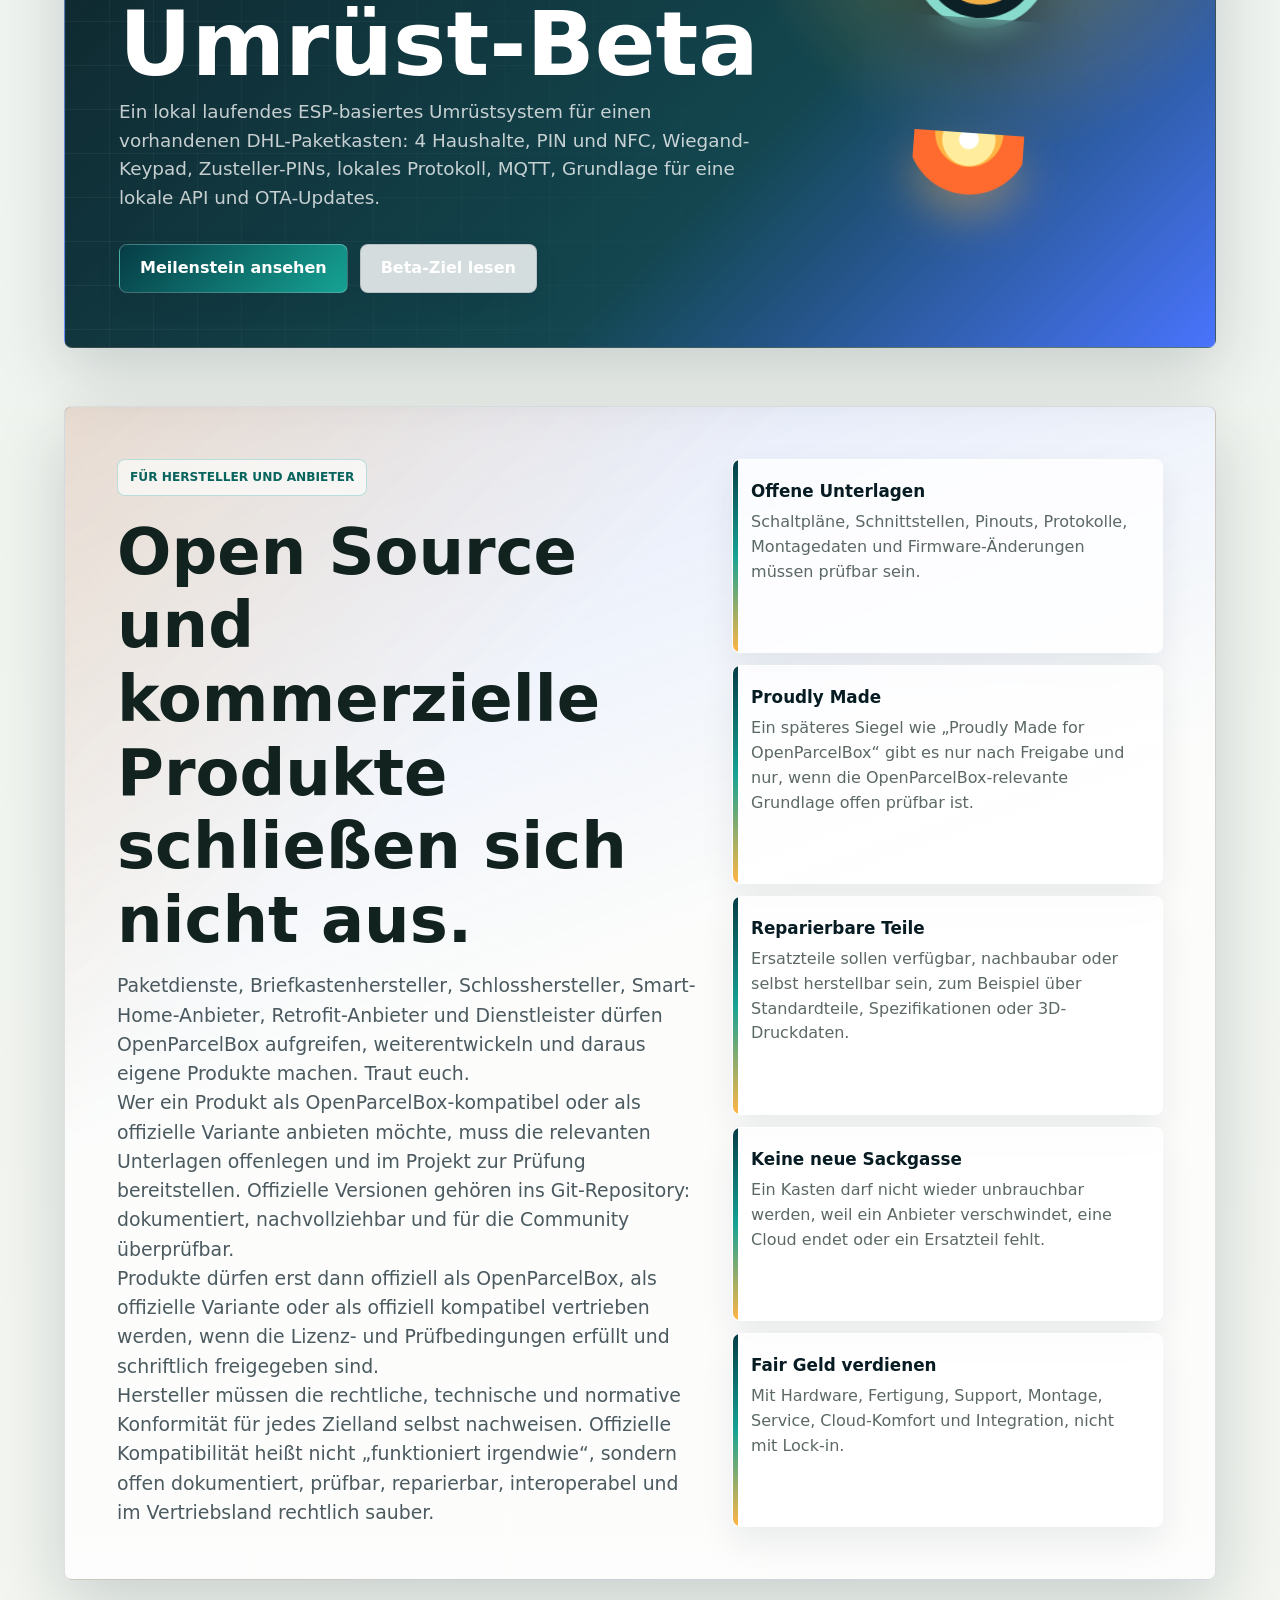
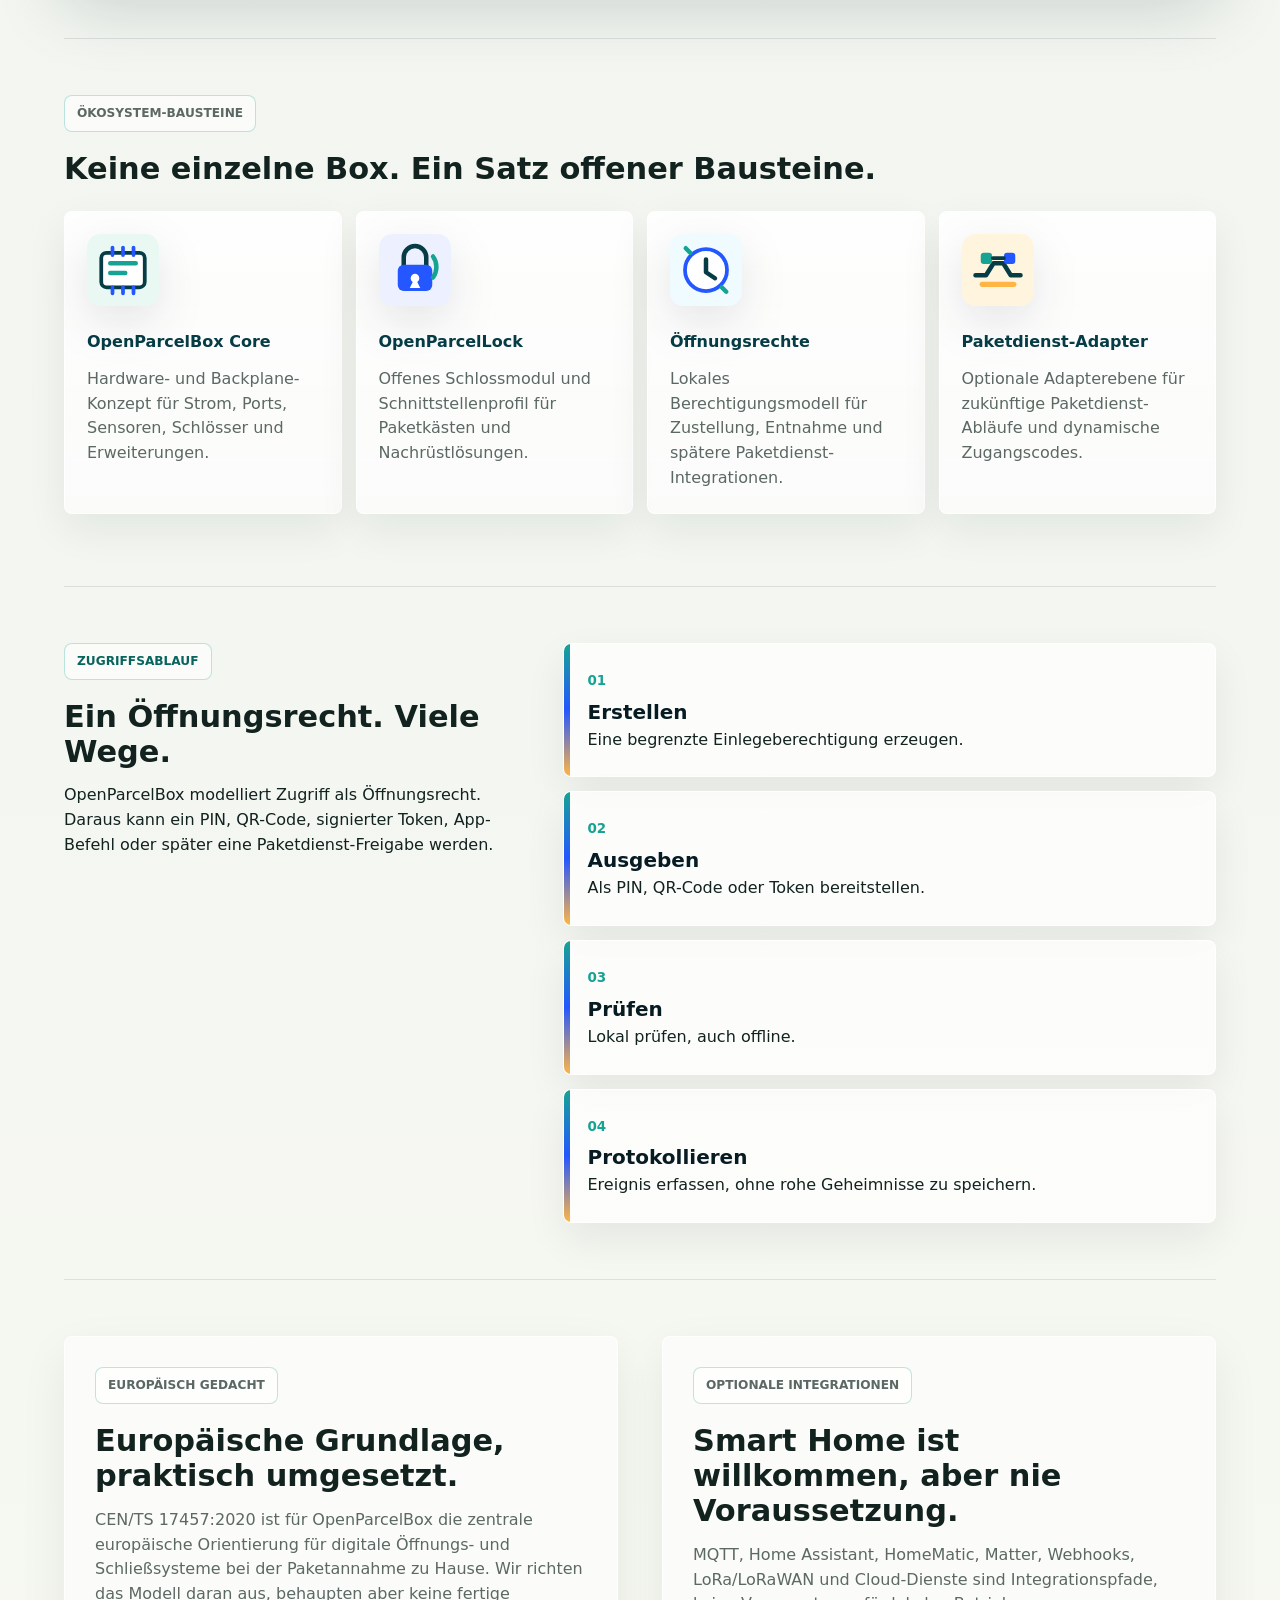
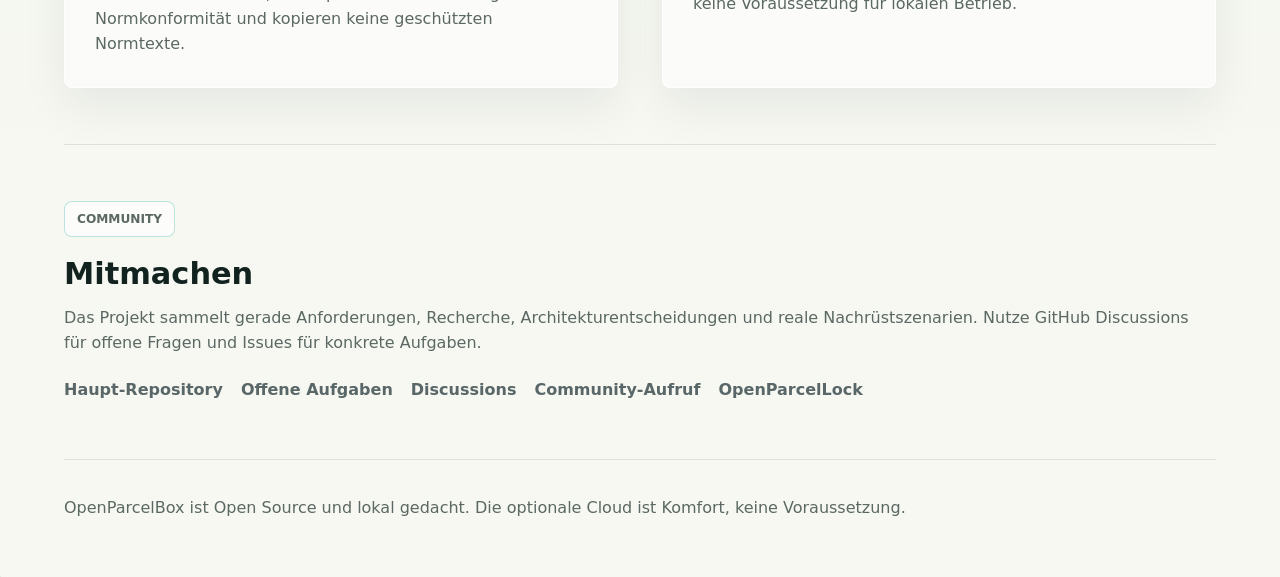
<file: de/index.html>
<!doctype html>
<html lang="de">
  <head>
    <meta charset="utf-8">
    <meta name="viewport" content="width=device-width, initial-scale=1">
    <title>OpenParcelBox</title>
    <meta name="description" content="Offenes Ökosystem für Paketannahme, zur Nachrüstung vorhandener Paketkästen, mit offenen Schlössern und lokaler Zugriffskontrolle.">
    <link rel="canonical" href="https://openparcelbox.org/de/">
    <link rel="alternate" hreflang="en" href="https://openparcelbox.org/">
    <link rel="alternate" hreflang="de" href="https://openparcelbox.org/de/">
    <link rel="alternate" hreflang="x-default" href="https://openparcelbox.org/">
    <meta property="og:title" content="OpenParcelBox">
    <meta property="og:description" content="Offenes Ökosystem für Paketannahme, zur Nachrüstung vorhandener Paketkästen und mit lokaler Zugriffskontrolle.">
    <meta property="og:image" content="https://openparcelbox.org/assets/openparcelbox-social.png">
    <meta property="og:url" content="https://openparcelbox.org/de/">
    <meta name="twitter:card" content="summary_large_image">
    <link rel="icon" href="/favicon.ico" sizes="any">
    <link rel="icon" href="/assets/openparcelbox-icon.svg" type="image/svg+xml">
    <link rel="icon" href="/assets/favicon-32x32.png" type="image/png" sizes="32x32">
    <link rel="icon" href="/assets/favicon-16x16.png" type="image/png" sizes="16x16">
    <link rel="apple-touch-icon" href="/assets/apple-touch-icon.png">
    <link rel="manifest" href="/site.webmanifest">
    <link rel="stylesheet" href="/styles.css">
  </head>
  <body>
    <div class="shell">
      <header class="site-header">
        <a class="brand" href="/de/" aria-label="OpenParcelBox Startseite">
          <img src="/assets/openparcelbox-icon.svg" alt="" width="34" height="34">
          <span>OpenParcelBox</span>
        </a>
        <nav aria-label="Hauptnavigation">
          <a href="https://github.com/OpenParcelBox/specs">GitHub</a>
          <a href="https://github.com/OpenParcelBox/specs/issues">Issues</a>
          <a href="https://github.com/OpenParcelBox/specs/discussions">Discussions</a>
          <a href="/de/roadmap/">Roadmap</a>
          <a href="/de/community/">Community</a>
          <a href="https://github.com/OpenParcelBox/openparcellock">OpenParcelLock</a>
          <a class="language-link" href="/" lang="en">English</a>
        </nav>
      </header>

      <main>
        <section class="hero">
          <div class="hero-copy">
            <p class="eyebrow">Lokale Infrastruktur für Paketannahme</p>
            <h1>OpenParcelBox</h1>
            <p class="lead">
              OpenParcelBox macht aus vorhandenen Paketkästen, Schränken und Boxen offene,
              paketdienstneutrale Annahmestationen: lokal steuerbar, reparierbar und
              erweiterbar.
            </p>
            <div class="hero-proof" aria-label="Projektprinzipien">
              <span>Cloud optional</span>
              <span>Home Assistant optional</span>
              <span>Paketdienstneutral</span>
            </div>
            <div class="actions">
              <a class="button primary" href="https://github.com/OpenParcelBox/specs">Projekt ansehen</a>
              <a class="button" href="https://github.com/OpenParcelBox/specs/discussions">Mitdiskutieren</a>
              <a class="button" href="/de/community/">Mitbauen</a>
            </div>
          </div>
          <aside class="hero-panel" aria-label="OpenParcelBox Ökosystem">
            <div class="system-visual">
              <img class="hero-mark" src="/assets/openparcelbox-icon.svg" alt="" width="154" height="154">
              <div class="node node-device">Gerät</div>
              <div class="node node-lock">Schloss</div>
              <div class="node node-bridge">Bridge</div>
              <div class="node node-carrier">Paketdienst</div>
            </div>
            <div class="panel-status">Frühe Spezifikation</div>
            <div class="signal-list" aria-label="Projektbausteine">
              <span>OpenParcelLock</span>
              <span>Öffnungsrechte</span>
              <span>Eigene Bridge</span>
              <span>Paketdienst-Adapter</span>
            </div>
          </aside>
        </section>

        <section class="notice">
          <strong>Projektstatus:</strong>
          OpenParcelBox ist in der frühen Planungs- und Spezifikationsphase. Es gibt noch keine
          produktionsreife Hardware, Firmware oder Sicherheitsgarantien.
        </section>

        <section class="vision-band" aria-label="OpenParcelBox Vision">
          <div class="vision-copy">
            <p class="eyebrow">Warum es das gibt</p>
            <h2>DHL hat den Paketkasten beendet und ihn dabei unfreiwillig geöffnet.</h2>
            <p>
              Der DHL-Paketkasten hatte von Anfang an ein Grundproblem: Er war ein Paketkasten
              für DHL. Erst das Ende des geschlossenen Zugriffssystems zeigte, was er immer hätte
              sein müssen: eine offene Paketbox für alle Zusteller.
            </p>
          </div>
          <div class="vision-metrics">
            <div><strong>01</strong><span>Retrofit zuerst</span></div>
            <div><strong>02</strong><span>Offene Schlossprofile</span></div>
            <div><strong>03</strong><span>Optionale Cloud</span></div>
          </div>
        </section>

        <section class="section split feature-split" aria-label="Gemeinwohlorientierte Mission">
          <div>
            <p class="eyebrow">Mission</p>
            <h2>Aus einzelnen Paketkästen kann offene Infrastruktur werden.</h2>
            <p>
              OpenParcelBox soll nicht nur private Paketkästen nachrüstbar machen. Langfristig
              kann daraus auch eine Grundlage für Bürgerboxen, Hausgemeinschaften, Quartiere,
              Dörfer, Wohnanlagen, Vereine, kleine Gewerbegebiete und Kommunen entstehen,
              in denen es zu wenige Paketstationen oder keine passende Paket-Infrastruktur gibt.
            </p>
          </div>
          <div>
            <p class="eyebrow">Open Source für alle</p>
            <h2>Für Orte, die sonst durchs Raster fallen.</h2>
            <p>
              Planung, Fertigung, Montage, Wartung, Hosting und Betreiberlösungen dürfen
              wirtschaftlich tragfähig sein. Die Grundlage soll trotzdem offen bleiben:
              lokal nutzbar, reparierbar, nachbaubar und ohne neue geschlossene Abhängigkeit.
            </p>
          </div>
        </section>

        <section class="origin" aria-label="Projektursprung">
          <div class="origin-date">
            <span>März 2025</span>
            <strong>Der Auslöser</strong>
          </div>
          <div>
            <p class="eyebrow">Projektursprung</p>
            <h2>Die offizielle Lösung war ein Zahlenschloss. Das sagt ziemlich viel.</h2>
            <p>
              Als DHL ankündigte, ältere elektronische DHL-Paketkästen ab dem 15. Mai 2025
              nicht mehr elektronisch durch Zusteller öffnen zu lassen, wurden tausende vorhandene
              Kästen nicht plötzlich zu Schrott. Die Hardware war noch da. Der Platz war noch da.
              Der Nutzen war noch da. Was wegfiel, war die geschlossene Zugriffslösung.
            </p>
            <p>
              DHLs pragmatischer Vorschlag: Den Paketkasten zum normalen Ablageort umbauen,
              ein Zahlenschloss oder einen Riegel montieren und die Kombination in den
              Ablageort-Informationen hinterlegen.
            </p>
            <p class="source-note">
              DHL hat dafür sogar ein kurzes How-to-Video veröffentlicht:
              <a href="https://www.youtube.com/watch?v=jXzvwI64qbM">Umbau des DHL Paketkasten zu Ablageort</a>.
            </p>
            <div class="origin-points">
              <div>
                <strong>Der unbeabsichtigte Nebeneffekt</strong>
                <p>
                  Damit wurde aus einem ehemals DHL-exklusiven System plötzlich ein Behälter,
                  den grundsätzlich jeder Paketdienst nutzen kann. Nicht, weil das System besser
                  wurde, sondern weil die proprietäre Hürde verschwunden ist.
                </p>
              </div>
              <div>
                <strong>Der eigentliche Punkt</strong>
                <p>
                  Ein Zahlencode im Ablagehinweis ist keine Plattform. Ein Paketdienst braucht
                  nicht die Kontrolle über den ganzen Kasten, sondern ein begrenztes Recht für
                  eine konkrete Zustellung.
                </p>
              </div>
            </div>
          </div>
        </section>

        <section class="section carrier-neutral" aria-label="Warum OpenParcelBox offen und anbieterübergreifend sein muss">
          <div class="section-heading">
            <p class="eyebrow">Warum offen?</p>
            <h2>Nicht jeder braucht eine neue Box. Viele brauchen ein offenes Annahmenetz.</h2>
            <p>
              Der DHL-Paketkasten zeigt das Grundproblem ziemlich sauber: Die Hardware kann noch
              nützlich sein, während das geschlossene Zugriffssystem zum Flaschenhals wird.
              OpenParcelBox soll deshalb zuerst prüfen, was sich weiterverwenden, nachrüsten oder
              sinnvoll übernehmen lässt, bevor neue Hardware entsteht.
            </p>
            <p>
              Das Ziel ist nicht nur ein smarter Einzelkasten, sondern nachbarschaftlich geteilte
              Annahmekapazität: weniger gescheiterte Zustellungen, weniger Zusatzwege, weniger
              Fahrten zu Paketshop oder Packstation und mehr Nutzen aus Infrastruktur, die bereits
              vorhanden ist.
            </p>
          </div>
          <div class="cards case-cards">
            <article class="card">
              <span>Box ist voll</span>
              <p>
                Wenn mehrere Nachbarn freiwillig OpenParcelBox nutzen, kann ein Paket bei belegter
                Zielbox in eine freie Nachbarbox gelegt werden. Der Empfänger erhält nur das passende,
                zeitlich begrenzte Abholrecht. Der Nachbar muss nicht mehr sehen als nötig.
              </p>
            </article>
            <article class="card">
              <span>Paketshop ist weit weg</span>
              <p>
                Jede erfolgreiche Erstzustellung kann Zusatzwege vermeiden: erneute Zustellung,
                Fahrt zum Paketshop, Umweg zur Packstation, Zeitverlust, Sprit, CO2 und unnötige
                Benachrichtigungsschleifen.
              </p>
            </article>
            <article class="card">
              <span>Mehrere Paketdienste</span>
              <p>
                DHL, Hermes, DPD, GLS, UPS, Amazon Logistics und lokale Zusteller brauchen kein
                Eigentum am Kasten. Sie brauchen ein begrenztes, prüfbares Einlegerecht.
              </p>
            </article>
            <article class="card">
              <span>Bürgerboxen und Hausgemeinschaften</span>
              <p>
                Offene, lokal betriebene Boxen können dort helfen, wo große Paketstationen fehlen:
                im Mehrfamilienhaus, im Dorf, im Quartier, im Verein oder am kleinen Gewerbestandort.
              </p>
            </article>
          </div>
          <div class="split feature-split why-open">
            <div>
              <p class="eyebrow">Anbieterübergreifend</p>
              <h2>Ein Zusteller braucht ein Recht, keine Plattformmacht.</h2>
              <p>
                Einlege-, Abhol-, Service- und Admin-Rechte müssen lokal geprüft, begrenzt,
                widerrufbar und protokollierbar sein. Der Kasten darf nicht davon abhängen, ob ein
                einzelner Anbieter, eine App oder eine Cloud morgen noch existiert.
              </p>
            </div>
            <div>
              <p class="eyebrow">Nachhaltig</p>
              <h2>Erst kapieren, was schon da ist. Dann umbauen.</h2>
              <p>
                Alte Paketkästen, Schränke, Leser, Schlösser, Stromversorgungen und Gehäuse sind
                nicht automatisch Müll. OpenParcelBox soll helfen, vorhandene Dinge sicher weiter zu
                nutzen, statt reflexartig neue geschlossene Produkte zu kaufen. Was vorhanden ist,
                wird zuerst verstanden; neu gebaut wird nur, wenn es wirklich sinnvoller ist.
              </p>
            </div>
          </div>
        </section>

        <section class="grid">
          <article>
            <img class="pictogram" src="/assets/pictogram-local.svg" alt="" width="72" height="72">
            <h2>Lokal zuerst</h2>
            <p>
              Das Gerät muss seine Grundfunktion ohne Internet, Cloud-Dienste oder
              Home Assistant behalten.
            </p>
          </article>
          <article>
            <img class="pictogram" src="/assets/pictogram-carrier.svg" alt="" width="72" height="72">
            <h2>Paketdienstneutral</h2>
            <p>
              Paketdienst-Integrationen sollen optionale Plugins sein, keine Abhängigkeit
              von einem einzelnen Anbieter.
            </p>
          </article>
          <article>
            <img class="pictogram" src="/assets/pictogram-retrofit.svg" alt="" width="72" height="72">
            <h2>Einfach nachrüstbar</h2>
            <p>
              Vorhandene Paketkästen, Schränke, Boxen und Garagenlösungen sollen weiter
              nutzbar bleiben statt durch geschlossene Produkte ersetzt zu werden.
            </p>
          </article>
        </section>

        <section class="milestone-booster" aria-label="Milestone 1 DHL Retrofit Beta">
          <div class="booster-copy">
            <p class="eyebrow">Nächster Meilenstein</p>
            <div class="milestone-kicker">Milestone 1 / Version 1 Beta</div>
            <h2>DHL-Umrüst-Beta</h2>
            <p>
              Ein lokal laufendes ESP-basiertes Umrüstsystem für einen vorhandenen
              DHL-Paketkasten: 4 Haushalte, PIN und NFC, Wiegand-Keypad, Zusteller-PINs,
              lokales Protokoll, MQTT, Grundlage für eine lokale API und OTA-Updates.
            </p>
            <div class="actions">
              <a class="button primary" href="https://github.com/OpenParcelBox/specs/milestone/9">Meilenstein ansehen</a>
              <a class="button" href="https://github.com/OpenParcelBox/specs/blob/main/docs/roadmap/m1-dhl-retrofit-beta.md">Beta-Ziel lesen</a>
            </div>
          </div>
          <div class="booster-stack" aria-hidden="true">
            <div class="booster-ring">M1</div>
            <div class="booster-core">
              <span>ESP</span>
              <span>Wiegand</span>
              <span>NFC</span>
              <span>MQTT</span>
            </div>
            <div class="booster-flame"></div>
          </div>
        </section>

        <section class="vendor-pact" aria-label="OpenParcelBox Herstellerprinzip">
          <div>
            <p class="eyebrow">Für Hersteller und Anbieter</p>
            <h2>Open Source und kommerzielle Produkte schließen sich nicht aus.</h2>
            <p>
              Paketdienste, Briefkastenhersteller, Schlosshersteller, Smart-Home-Anbieter,
              Retrofit-Anbieter und Dienstleister dürfen OpenParcelBox aufgreifen,
              weiterentwickeln und daraus eigene Produkte machen. Traut euch.
            </p>
            <p>
              Wer ein Produkt als OpenParcelBox-kompatibel oder als offizielle Variante anbieten
              möchte, muss die relevanten Unterlagen offenlegen und im Projekt zur Prüfung
              bereitstellen. Offizielle Versionen gehören ins Git-Repository: dokumentiert, nachvollziehbar
              und für die Community überprüfbar.
            </p>
            <p>
              Produkte dürfen erst dann offiziell als OpenParcelBox, als offizielle Variante oder
              als offiziell kompatibel vertrieben werden, wenn die Lizenz- und Prüfbedingungen
              erfüllt und schriftlich freigegeben sind.
            </p>
            <p>
              Hersteller müssen die rechtliche, technische und normative Konformität für jedes
              Zielland selbst nachweisen. Offizielle Kompatibilität heißt nicht „funktioniert
              irgendwie“, sondern offen dokumentiert, prüfbar, reparierbar, interoperabel und
              im Vertriebsland rechtlich sauber.
            </p>
          </div>
          <div class="pact-list" aria-label="Herstellerprinzipien">
            <div><strong>Offene Unterlagen</strong><span>Schaltpläne, Schnittstellen, Pinouts, Protokolle, Montagedaten und Firmware-Änderungen müssen prüfbar sein.</span></div>
            <div><strong>Proudly Made</strong><span>Ein späteres Siegel wie „Proudly Made for OpenParcelBox“ gibt es nur nach Freigabe und nur, wenn die OpenParcelBox-relevante Grundlage offen prüfbar ist.</span></div>
            <div><strong>Reparierbare Teile</strong><span>Ersatzteile sollen verfügbar, nachbaubar oder selbst herstellbar sein, zum Beispiel über Standardteile, Spezifikationen oder 3D-Druckdaten.</span></div>
            <div><strong>Keine neue Sackgasse</strong><span>Ein Kasten darf nicht wieder unbrauchbar werden, weil ein Anbieter verschwindet, eine Cloud endet oder ein Ersatzteil fehlt.</span></div>
            <div><strong>Fair Geld verdienen</strong><span>Mit Hardware, Fertigung, Support, Montage, Service, Cloud-Komfort und Integration, nicht mit Lock-in.</span></div>
          </div>
        </section>

        <section class="section">
          <p class="eyebrow">Ökosystem-Bausteine</p>
          <h2>Keine einzelne Box. Ein Satz offener Bausteine.</h2>
          <div class="cards">
            <a class="card" href="https://github.com/OpenParcelBox/specs">
              <img class="pictogram" src="/assets/pictogram-core.svg" alt="" width="72" height="72">
              <span>OpenParcelBox Core</span>
              <p>Hardware- und Backplane-Konzept für Strom, Ports, Sensoren, Schlösser und Erweiterungen.</p>
            </a>
            <a class="card" href="https://github.com/OpenParcelBox/openparcellock">
              <img class="pictogram" src="/assets/pictogram-lock.svg" alt="" width="72" height="72">
              <span>OpenParcelLock</span>
              <p>Offenes Schlossmodul und Schnittstellenprofil für Paketkästen und Nachrüstlösungen.</p>
            </a>
            <a class="card" href="https://github.com/OpenParcelBox/specs/issues/2">
              <img class="pictogram" src="/assets/pictogram-rights.svg" alt="" width="72" height="72">
              <span>Öffnungsrechte</span>
              <p>Lokales Berechtigungsmodell für Zustellung, Entnahme und spätere Paketdienst-Integrationen.</p>
            </a>
            <a class="card" href="https://github.com/OpenParcelBox/specs/issues/8">
              <img class="pictogram" src="/assets/pictogram-adapter.svg" alt="" width="72" height="72">
              <span>Paketdienst-Adapter</span>
              <p>Optionale Adapterebene für zukünftige Paketdienst-Abläufe und dynamische Zugangscodes.</p>
            </a>
          </div>
        </section>

        <section class="journey" aria-label="Zugriffsablauf">
          <div class="journey-intro">
            <p class="eyebrow">Zugriffsablauf</p>
            <h2>Ein Öffnungsrecht. Viele Wege.</h2>
            <p>
              OpenParcelBox modelliert Zugriff als Öffnungsrecht. Daraus kann ein PIN,
              QR-Code, signierter Token, App-Befehl oder später eine Paketdienst-Freigabe werden.
            </p>
          </div>
          <div class="steps">
            <div class="step"><span>01</span><strong>Erstellen</strong><p>Eine begrenzte Einlegeberechtigung erzeugen.</p></div>
            <div class="step"><span>02</span><strong>Ausgeben</strong><p>Als PIN, QR-Code oder Token bereitstellen.</p></div>
            <div class="step"><span>03</span><strong>Prüfen</strong><p>Lokal prüfen, auch offline.</p></div>
            <div class="step"><span>04</span><strong>Protokollieren</strong><p>Ereignis erfassen, ohne rohe Geheimnisse zu speichern.</p></div>
          </div>
        </section>

        <section class="section split feature-split">
          <div>
            <p class="eyebrow">Europäisch gedacht</p>
            <h2>Europäische Grundlage, praktisch umgesetzt.</h2>
            <p>
              CEN/TS 17457:2020 ist für OpenParcelBox die zentrale europäische Orientierung
              für digitale Öffnungs- und Schließsysteme bei der Paketannahme zu Hause. Wir
              richten das Modell daran aus, behaupten aber keine fertige Normkonformität und
              kopieren keine geschützten Normtexte.
            </p>
          </div>
          <div>
            <p class="eyebrow">Optionale Integrationen</p>
            <h2>Smart Home ist willkommen, aber nie Voraussetzung.</h2>
            <p>
              MQTT, Home Assistant, HomeMatic, Matter, Webhooks, LoRa/LoRaWAN und Cloud-Dienste
              sind Integrationspfade, keine Voraussetzung für lokalen Betrieb.
            </p>
          </div>
        </section>

        <section class="section">
          <p class="eyebrow">Community</p>
          <h2>Mitmachen</h2>
          <p>
            Das Projekt sammelt gerade Anforderungen, Recherche, Architekturentscheidungen
            und reale Nachrüstszenarien. Nutze GitHub Discussions für offene Fragen und Issues
            für konkrete Aufgaben.
          </p>
          <div class="link-list">
            <a href="https://github.com/OpenParcelBox/specs">Haupt-Repository</a>
            <a href="https://github.com/OpenParcelBox/specs/issues">Offene Aufgaben</a>
            <a href="https://github.com/OpenParcelBox/specs/discussions">Discussions</a>
            <a href="/de/community/">Community-Aufruf</a>
            <a href="https://github.com/OpenParcelBox/openparcellock">OpenParcelLock</a>
          </div>
        </section>
      </main>

      <footer>
        <p>
          OpenParcelBox ist Open Source und lokal gedacht. Die optionale Cloud ist Komfort,
          keine Voraussetzung.
        </p>
      </footer>
    </div>
  </body>
</html>
</file>
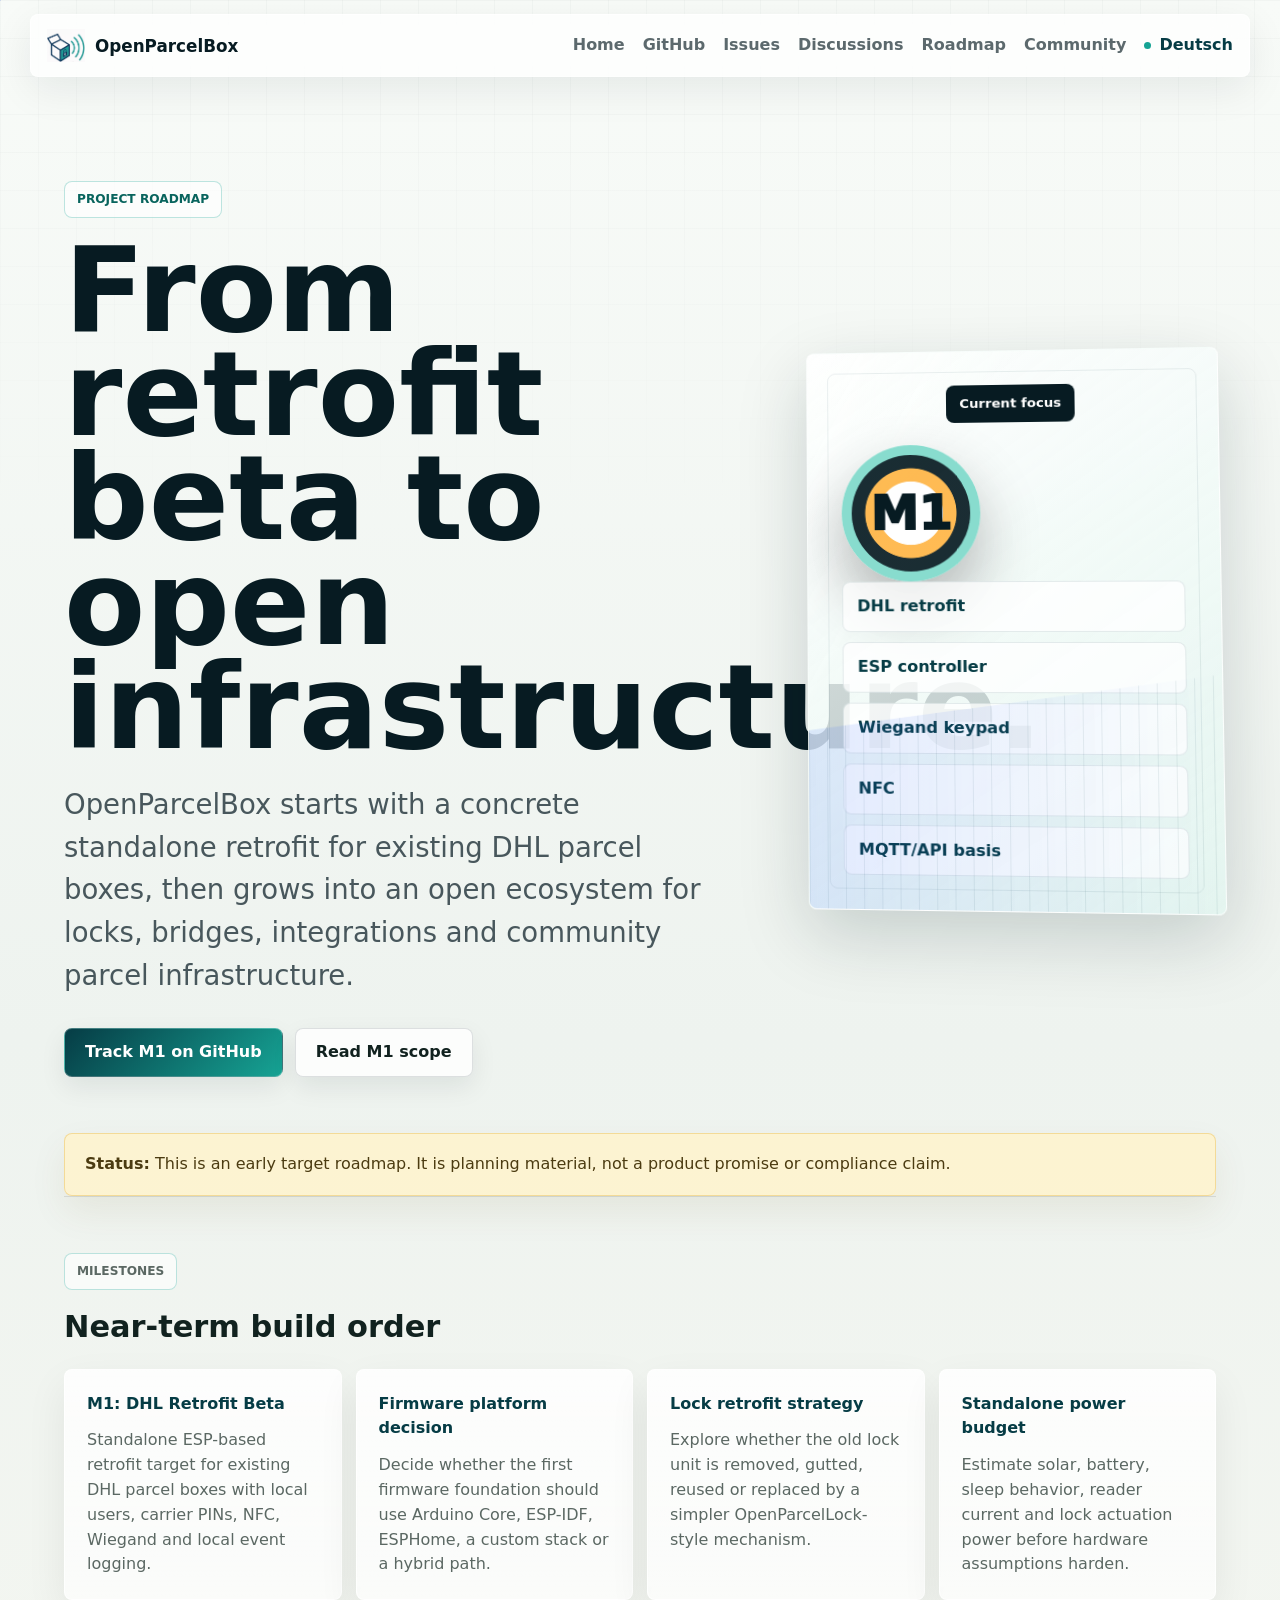
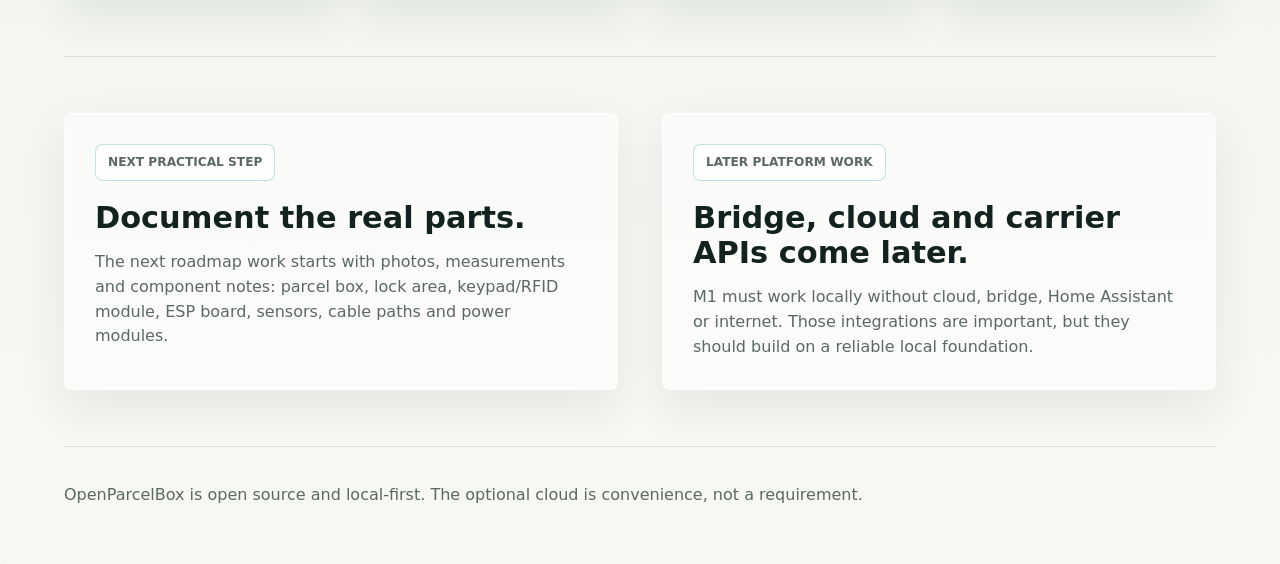
<file: roadmap/index.html>
<!doctype html>
<html lang="en">
  <head>
    <meta charset="utf-8">
    <meta name="viewport" content="width=device-width, initial-scale=1">
    <title>Roadmap | OpenParcelBox</title>
    <meta name="description" content="OpenParcelBox roadmap: current beta target, milestones and project planning links.">
    <link rel="canonical" href="https://openparcelbox.org/roadmap/">
    <link rel="alternate" hreflang="en" href="https://openparcelbox.org/roadmap/">
    <link rel="alternate" hreflang="de" href="https://openparcelbox.org/de/roadmap/">
    <meta property="og:title" content="OpenParcelBox Roadmap">
    <meta property="og:description" content="Current roadmap and first beta target for OpenParcelBox.">
    <meta property="og:image" content="https://openparcelbox.org/assets/openparcelbox-social.png">
    <meta property="og:url" content="https://openparcelbox.org/roadmap/">
    <meta name="twitter:card" content="summary_large_image">
    <link rel="icon" href="/favicon.ico" sizes="any">
    <link rel="icon" href="/assets/openparcelbox-icon.svg" type="image/svg+xml">
    <link rel="icon" href="/assets/favicon-32x32.png" type="image/png" sizes="32x32">
    <link rel="icon" href="/assets/favicon-16x16.png" type="image/png" sizes="16x16">
    <link rel="apple-touch-icon" href="/assets/apple-touch-icon.png">
    <link rel="manifest" href="/site.webmanifest">
    <link rel="stylesheet" href="/styles.css">
  </head>
  <body>
    <div class="shell">
      <header class="site-header">
        <a class="brand" href="/" aria-label="OpenParcelBox home">
          <img src="/assets/openparcelbox-icon.svg" alt="" width="34" height="34">
          <span>OpenParcelBox</span>
        </a>
        <nav aria-label="Main navigation">
          <a href="/">Home</a>
          <a href="https://github.com/OpenParcelBox/specs">GitHub</a>
          <a href="https://github.com/OpenParcelBox/specs/issues">Issues</a>
          <a href="https://github.com/OpenParcelBox/specs/discussions">Discussions</a>
          <a href="/roadmap/">Roadmap</a>
          <a href="/community/">Community</a>
          <a class="language-link" href="/de/roadmap/" lang="de">Deutsch</a>
        </nav>
      </header>

      <main>
        <section class="hero">
          <div class="hero-copy">
            <p class="eyebrow">Project roadmap</p>
            <h1>From retrofit beta to open infrastructure.</h1>
            <p class="lead">
              OpenParcelBox starts with a concrete standalone retrofit for existing DHL parcel
              boxes, then grows into an open ecosystem for locks, bridges, integrations and
              community parcel infrastructure.
            </p>
            <div class="actions">
              <a class="button primary" href="https://github.com/OpenParcelBox/specs/milestone/9">Track M1 on GitHub</a>
              <a class="button" href="https://github.com/OpenParcelBox/specs/blob/main/docs/roadmap/m1-dhl-retrofit-beta.md">Read M1 scope</a>
            </div>
          </div>
          <aside class="hero-panel" aria-label="Current roadmap focus">
            <div class="panel-status">Current focus</div>
            <div class="booster-ring">M1</div>
            <div class="signal-list" aria-label="Milestone 1 components">
              <span>DHL retrofit</span>
              <span>ESP controller</span>
              <span>Wiegand keypad</span>
              <span>NFC</span>
              <span>MQTT/API basis</span>
            </div>
          </aside>
        </section>

        <section class="notice">
          <strong>Status:</strong>
          This is an early target roadmap. It is planning material, not a product promise or
          compliance claim.
        </section>

        <section class="section">
          <p class="eyebrow">Milestones</p>
          <h2>Near-term build order</h2>
          <div class="cards">
            <a class="card" href="https://github.com/OpenParcelBox/specs/milestone/9">
              <span>M1: DHL Retrofit Beta</span>
              <p>Standalone ESP-based retrofit target for existing DHL parcel boxes with local users, carrier PINs, NFC, Wiegand and local event logging.</p>
            </a>
            <a class="card" href="https://github.com/OpenParcelBox/specs/issues/22">
              <span>Firmware platform decision</span>
              <p>Decide whether the first firmware foundation should use Arduino Core, ESP-IDF, ESPHome, a custom stack or a hybrid path.</p>
            </a>
            <a class="card" href="https://github.com/OpenParcelBox/specs/issues/14">
              <span>Lock retrofit strategy</span>
              <p>Explore whether the old lock unit is removed, gutted, reused or replaced by a simpler OpenParcelLock-style mechanism.</p>
            </a>
            <a class="card" href="https://github.com/OpenParcelBox/specs/issues/17">
              <span>Standalone power budget</span>
              <p>Estimate solar, battery, sleep behavior, reader current and lock actuation power before hardware assumptions harden.</p>
            </a>
          </div>
        </section>

        <section class="section split feature-split">
          <div>
            <p class="eyebrow">Next practical step</p>
            <h2>Document the real parts.</h2>
            <p>
              The next roadmap work starts with photos, measurements and component notes:
              parcel box, lock area, keypad/RFID module, ESP board, sensors, cable paths and
              power modules.
            </p>
          </div>
          <div>
            <p class="eyebrow">Later platform work</p>
            <h2>Bridge, cloud and carrier APIs come later.</h2>
            <p>
              M1 must work locally without cloud, bridge, Home Assistant or internet. Those
              integrations are important, but they should build on a reliable local foundation.
            </p>
          </div>
        </section>
      </main>

      <footer>
        <p>
          OpenParcelBox is open source and local-first. The optional cloud is convenience,
          not a requirement.
        </p>
      </footer>
    </div>
  </body>
</html>
</file>
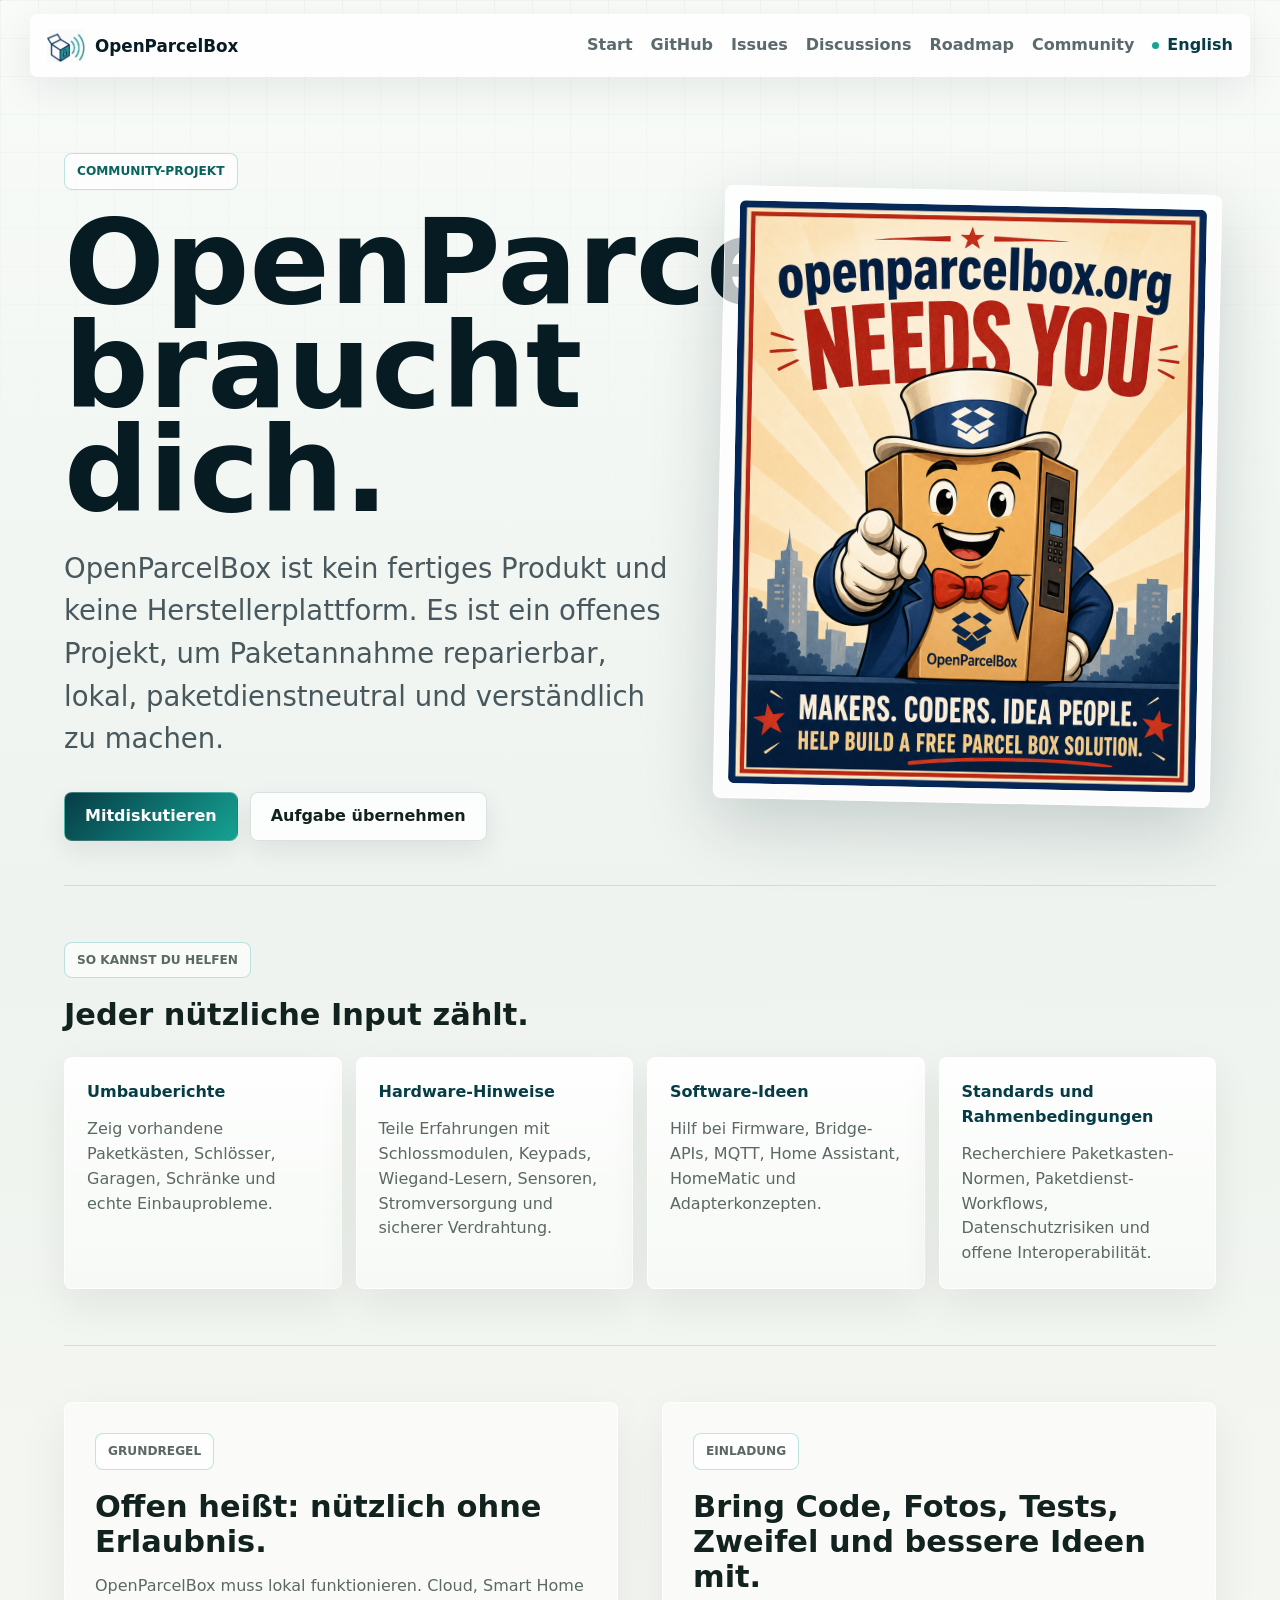
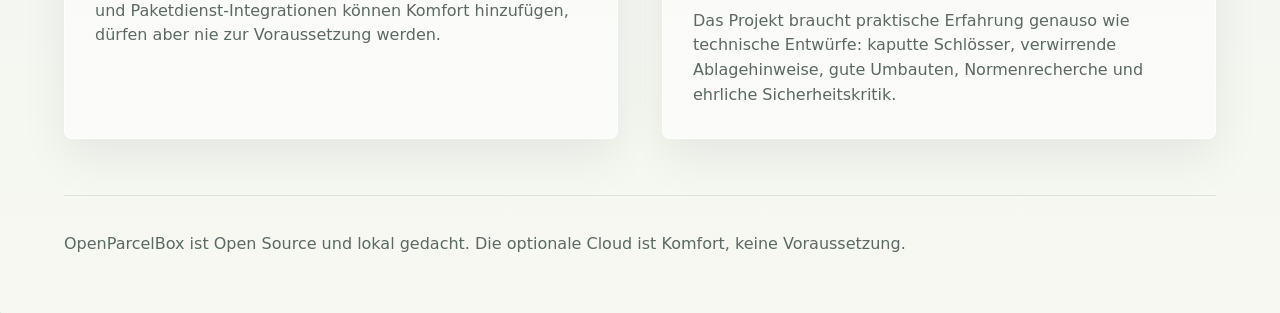
<file: de/community/index.html>
<!doctype html>
<html lang="de">
  <head>
    <meta charset="utf-8">
    <meta name="viewport" content="width=device-width, initial-scale=1">
    <title>Community | OpenParcelBox</title>
    <meta name="description" content="OpenParcelBox ist ein Community-Projekt. Maker, Entwicklerinnen und Entwickler, Forschende, Testerinnen und Tester und Menschen mit guten Ideen sind eingeladen, ein offenes Paketannahme-Ökosystem aufzubauen.">
    <link rel="canonical" href="https://openparcelbox.org/de/community/">
    <link rel="alternate" hreflang="en" href="https://openparcelbox.org/community/">
    <link rel="alternate" hreflang="de" href="https://openparcelbox.org/de/community/">
    <meta property="og:title" content="OpenParcelBox braucht dich">
    <meta property="og:description" content="Hilf mit, ein lokales, paketdienstneutrales und offenes Paketannahme-Ökosystem zu bauen.">
    <meta property="og:image" content="https://openparcelbox.org/assets/community-needs-you.png">
    <meta property="og:url" content="https://openparcelbox.org/de/community/">
    <meta name="twitter:card" content="summary_large_image">
    <link rel="icon" href="/favicon.ico" sizes="any">
    <link rel="icon" href="/assets/openparcelbox-icon.svg" type="image/svg+xml">
    <link rel="icon" href="/assets/favicon-32x32.png" type="image/png" sizes="32x32">
    <link rel="icon" href="/assets/favicon-16x16.png" type="image/png" sizes="16x16">
    <link rel="apple-touch-icon" href="/assets/apple-touch-icon.png">
    <link rel="manifest" href="/site.webmanifest">
    <link rel="stylesheet" href="/styles.css">
  </head>
  <body>
    <div class="shell">
      <header class="site-header">
        <a class="brand" href="/de/" aria-label="OpenParcelBox Startseite">
          <img src="/assets/openparcelbox-icon.svg" alt="" width="34" height="34">
          <span>OpenParcelBox</span>
        </a>
        <nav aria-label="Hauptnavigation">
          <a href="/de/">Start</a>
          <a href="https://github.com/OpenParcelBox/specs">GitHub</a>
          <a href="https://github.com/OpenParcelBox/specs/issues">Issues</a>
          <a href="https://github.com/OpenParcelBox/specs/discussions">Discussions</a>
          <a href="/de/roadmap/">Roadmap</a>
          <a href="/de/community/">Community</a>
          <a class="language-link" href="/community/" lang="en">English</a>
        </nav>
      </header>

      <main>
        <section class="community-hero">
          <div class="community-copy">
            <p class="eyebrow">Community-Projekt</p>
            <h1>OpenParcelBox braucht dich.</h1>
            <p class="lead">
              OpenParcelBox ist kein fertiges Produkt und keine Herstellerplattform. Es ist ein
              offenes Projekt, um Paketannahme reparierbar, lokal, paketdienstneutral und
              verständlich zu machen.
            </p>
            <div class="actions">
              <a class="button primary" href="https://github.com/OpenParcelBox/specs/discussions">Mitdiskutieren</a>
              <a class="button" href="https://github.com/OpenParcelBox/specs/issues">Aufgabe übernehmen</a>
            </div>
          </div>
          <figure class="community-poster">
            <img src="/assets/community-needs-you.png" alt="OpenParcelBox needs you: makers, coders and idea people help build a free parcel box solution" width="1122" height="1402">
          </figure>
        </section>

        <section class="section community-call">
          <p class="eyebrow">So kannst du helfen</p>
          <h2>Jeder nützliche Input zählt.</h2>
          <div class="cards">
            <article class="card">
              <span>Umbauberichte</span>
              <p>Zeig vorhandene Paketkästen, Schlösser, Garagen, Schränke und echte Einbauprobleme.</p>
            </article>
            <article class="card">
              <span>Hardware-Hinweise</span>
              <p>Teile Erfahrungen mit Schlossmodulen, Keypads, Wiegand-Lesern, Sensoren, Stromversorgung und sicherer Verdrahtung.</p>
            </article>
            <article class="card">
              <span>Software-Ideen</span>
              <p>Hilf bei Firmware, Bridge-APIs, MQTT, Home Assistant, HomeMatic und Adapterkonzepten.</p>
            </article>
            <article class="card">
              <span>Standards und Rahmenbedingungen</span>
              <p>Recherchiere Paketkasten-Normen, Paketdienst-Workflows, Datenschutzrisiken und offene Interoperabilität.</p>
            </article>
          </div>
        </section>

        <section class="section split feature-split">
          <div>
            <p class="eyebrow">Grundregel</p>
            <h2>Offen heißt: nützlich ohne Erlaubnis.</h2>
            <p>
              OpenParcelBox muss lokal funktionieren. Cloud, Smart Home und
              Paketdienst-Integrationen können Komfort hinzufügen, dürfen aber nie zur Voraussetzung werden.
            </p>
          </div>
          <div>
            <p class="eyebrow">Einladung</p>
            <h2>Bring Code, Fotos, Tests, Zweifel und bessere Ideen mit.</h2>
            <p>
              Das Projekt braucht praktische Erfahrung genauso wie technische Entwürfe:
              kaputte Schlösser, verwirrende Ablagehinweise, gute Umbauten, Normenrecherche
              und ehrliche Sicherheitskritik.
            </p>
          </div>
        </section>
      </main>

      <footer>
        <p>
          OpenParcelBox ist Open Source und lokal gedacht. Die optionale Cloud ist Komfort,
          keine Voraussetzung.
        </p>
      </footer>
    </div>
  </body>
</html>
</file>
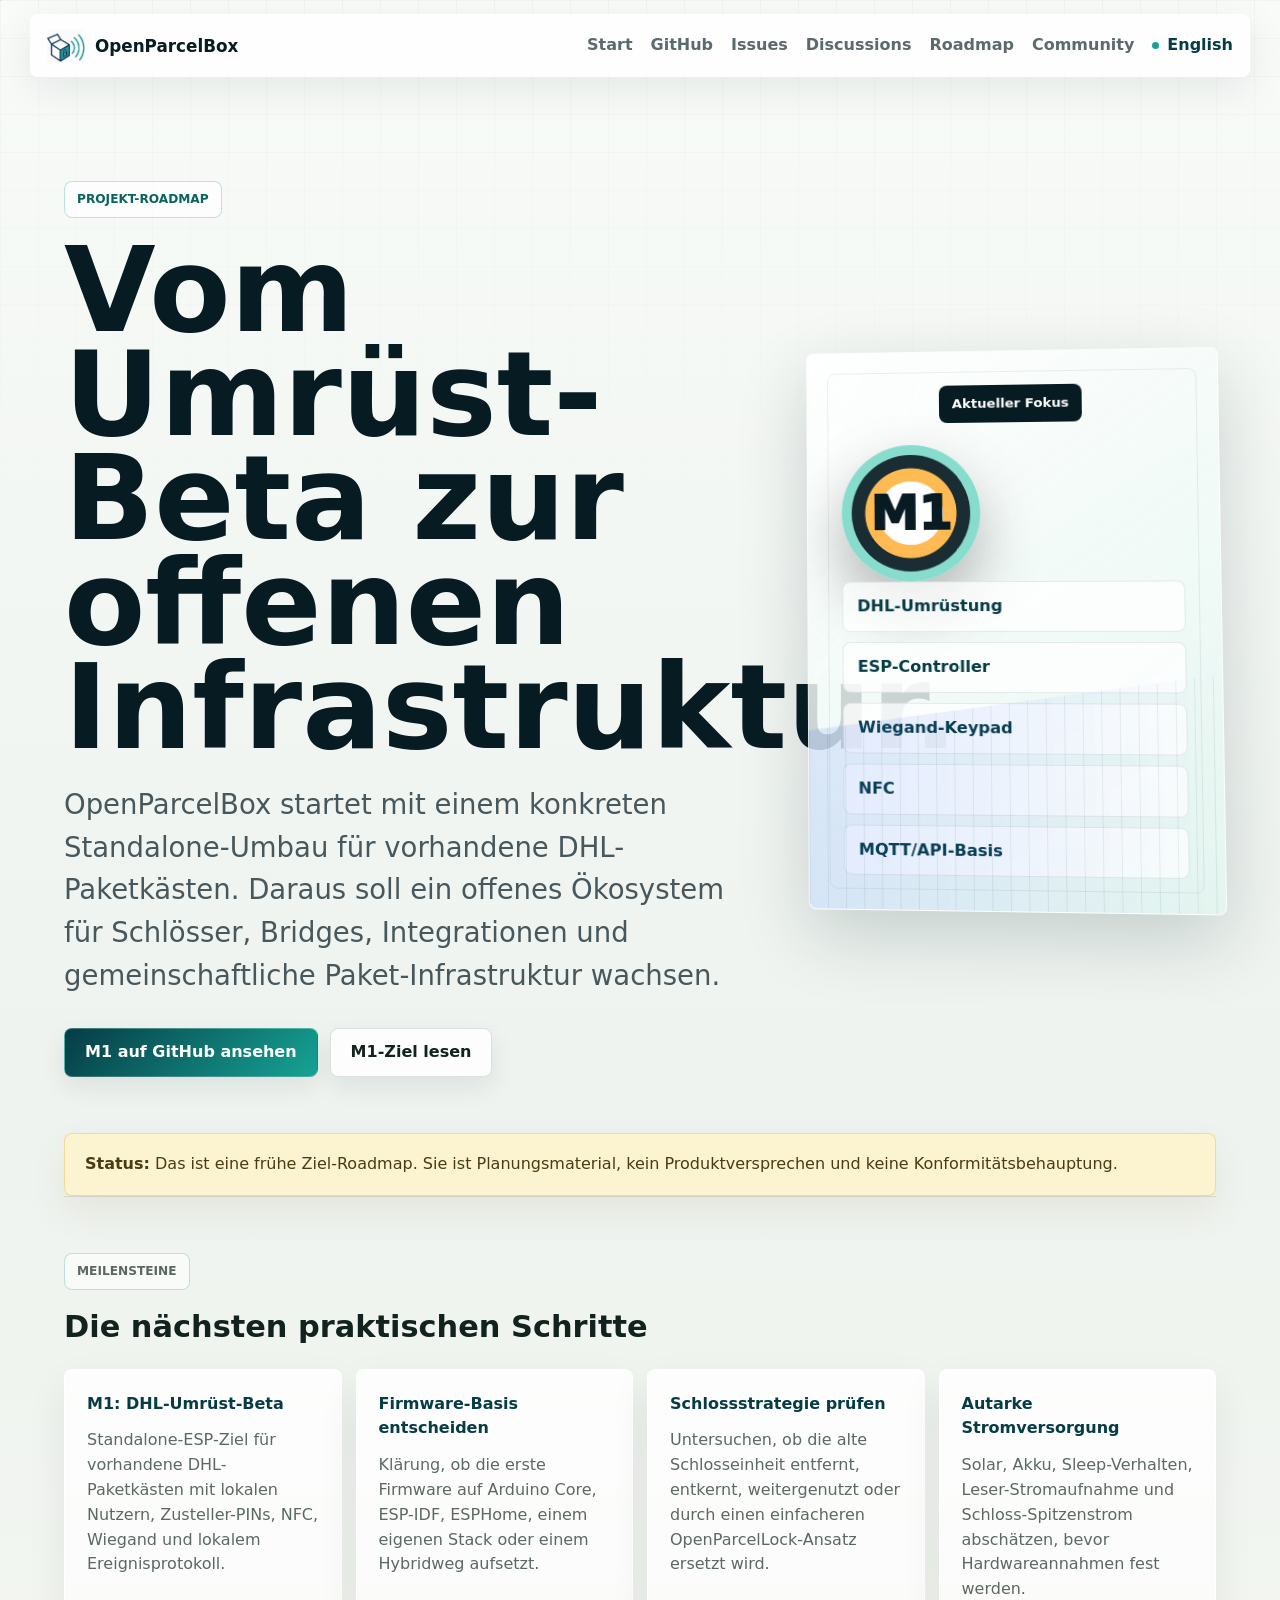
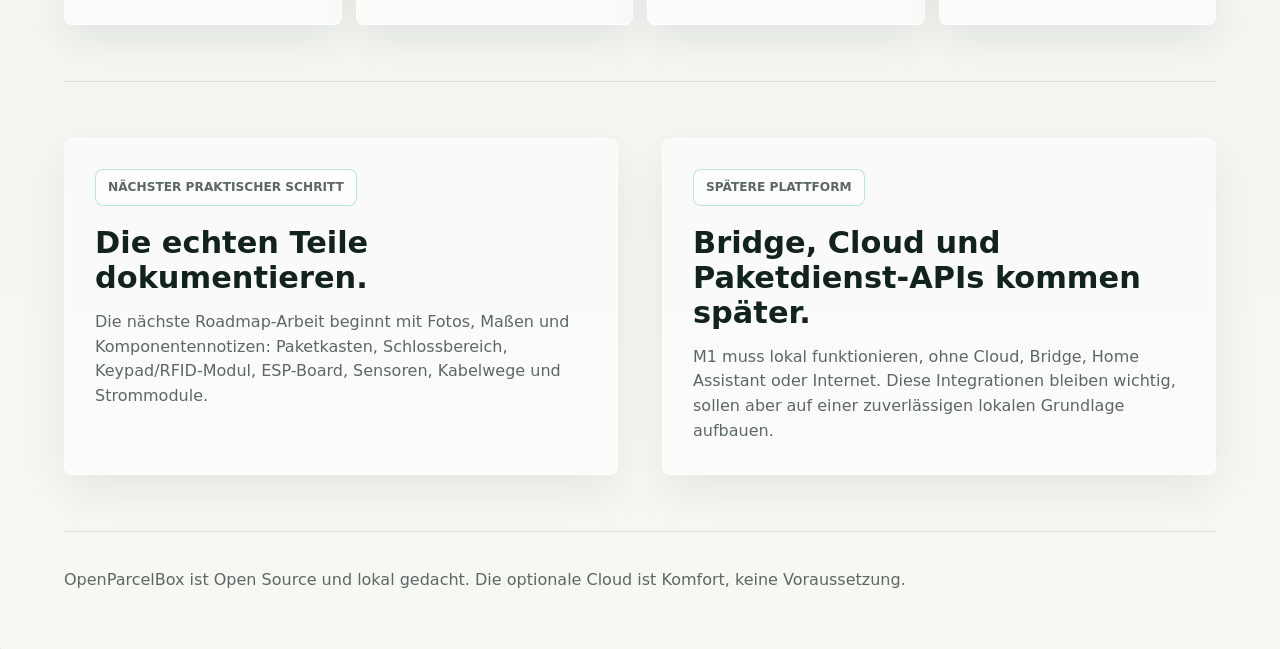
<file: de/roadmap/index.html>
<!doctype html>
<html lang="de">
  <head>
    <meta charset="utf-8">
    <meta name="viewport" content="width=device-width, initial-scale=1">
    <title>Roadmap | OpenParcelBox</title>
    <meta name="description" content="OpenParcelBox Roadmap: aktuelles Beta-Ziel, Meilensteine und Projektplanung.">
    <link rel="canonical" href="https://openparcelbox.org/de/roadmap/">
    <link rel="alternate" hreflang="en" href="https://openparcelbox.org/roadmap/">
    <link rel="alternate" hreflang="de" href="https://openparcelbox.org/de/roadmap/">
    <meta property="og:title" content="OpenParcelBox Roadmap">
    <meta property="og:description" content="Aktuelle Roadmap und erstes Beta-Ziel für OpenParcelBox.">
    <meta property="og:image" content="https://openparcelbox.org/assets/openparcelbox-social.png">
    <meta property="og:url" content="https://openparcelbox.org/de/roadmap/">
    <meta name="twitter:card" content="summary_large_image">
    <link rel="icon" href="/favicon.ico" sizes="any">
    <link rel="icon" href="/assets/openparcelbox-icon.svg" type="image/svg+xml">
    <link rel="icon" href="/assets/favicon-32x32.png" type="image/png" sizes="32x32">
    <link rel="icon" href="/assets/favicon-16x16.png" type="image/png" sizes="16x16">
    <link rel="apple-touch-icon" href="/assets/apple-touch-icon.png">
    <link rel="manifest" href="/site.webmanifest">
    <link rel="stylesheet" href="/styles.css">
  </head>
  <body>
    <div class="shell">
      <header class="site-header">
        <a class="brand" href="/de/" aria-label="OpenParcelBox Startseite">
          <img src="/assets/openparcelbox-icon.svg" alt="" width="34" height="34">
          <span>OpenParcelBox</span>
        </a>
        <nav aria-label="Hauptnavigation">
          <a href="/de/">Start</a>
          <a href="https://github.com/OpenParcelBox/specs">GitHub</a>
          <a href="https://github.com/OpenParcelBox/specs/issues">Issues</a>
          <a href="https://github.com/OpenParcelBox/specs/discussions">Discussions</a>
          <a href="/de/roadmap/">Roadmap</a>
          <a href="/de/community/">Community</a>
          <a class="language-link" href="/roadmap/" lang="en">English</a>
        </nav>
      </header>

      <main>
        <section class="hero">
          <div class="hero-copy">
            <p class="eyebrow">Projekt-Roadmap</p>
            <h1>Vom Umrüst-Beta zur offenen Infrastruktur.</h1>
            <p class="lead">
              OpenParcelBox startet mit einem konkreten Standalone-Umbau für vorhandene
              DHL-Paketkästen. Daraus soll ein offenes Ökosystem für Schlösser, Bridges,
              Integrationen und gemeinschaftliche Paket-Infrastruktur wachsen.
            </p>
            <div class="actions">
              <a class="button primary" href="https://github.com/OpenParcelBox/specs/milestone/9">M1 auf GitHub ansehen</a>
              <a class="button" href="https://github.com/OpenParcelBox/specs/blob/main/docs/roadmap/m1-dhl-retrofit-beta.md">M1-Ziel lesen</a>
            </div>
          </div>
          <aside class="hero-panel" aria-label="Aktueller Roadmap-Fokus">
            <div class="panel-status">Aktueller Fokus</div>
            <div class="booster-ring">M1</div>
            <div class="signal-list" aria-label="Milestone 1 Bausteine">
              <span>DHL-Umrüstung</span>
              <span>ESP-Controller</span>
              <span>Wiegand-Keypad</span>
              <span>NFC</span>
              <span>MQTT/API-Basis</span>
            </div>
          </aside>
        </section>

        <section class="notice">
          <strong>Status:</strong>
          Das ist eine frühe Ziel-Roadmap. Sie ist Planungsmaterial, kein Produktversprechen
          und keine Konformitätsbehauptung.
        </section>

        <section class="section">
          <p class="eyebrow">Meilensteine</p>
          <h2>Die nächsten praktischen Schritte</h2>
          <div class="cards">
            <a class="card" href="https://github.com/OpenParcelBox/specs/milestone/9">
              <span>M1: DHL-Umrüst-Beta</span>
              <p>Standalone-ESP-Ziel für vorhandene DHL-Paketkästen mit lokalen Nutzern, Zusteller-PINs, NFC, Wiegand und lokalem Ereignisprotokoll.</p>
            </a>
            <a class="card" href="https://github.com/OpenParcelBox/specs/issues/22">
              <span>Firmware-Basis entscheiden</span>
              <p>Klärung, ob die erste Firmware auf Arduino Core, ESP-IDF, ESPHome, einem eigenen Stack oder einem Hybridweg aufsetzt.</p>
            </a>
            <a class="card" href="https://github.com/OpenParcelBox/specs/issues/14">
              <span>Schlossstrategie prüfen</span>
              <p>Untersuchen, ob die alte Schlosseinheit entfernt, entkernt, weitergenutzt oder durch einen einfacheren OpenParcelLock-Ansatz ersetzt wird.</p>
            </a>
            <a class="card" href="https://github.com/OpenParcelBox/specs/issues/17">
              <span>Autarke Stromversorgung</span>
              <p>Solar, Akku, Sleep-Verhalten, Leser-Stromaufnahme und Schloss-Spitzenstrom abschätzen, bevor Hardwareannahmen fest werden.</p>
            </a>
          </div>
        </section>

        <section class="section split feature-split">
          <div>
            <p class="eyebrow">Nächster praktischer Schritt</p>
            <h2>Die echten Teile dokumentieren.</h2>
            <p>
              Die nächste Roadmap-Arbeit beginnt mit Fotos, Maßen und Komponentennotizen:
              Paketkasten, Schlossbereich, Keypad/RFID-Modul, ESP-Board, Sensoren, Kabelwege
              und Strommodule.
            </p>
          </div>
          <div>
            <p class="eyebrow">Spätere Plattform</p>
            <h2>Bridge, Cloud und Paketdienst-APIs kommen später.</h2>
            <p>
              M1 muss lokal funktionieren, ohne Cloud, Bridge, Home Assistant oder Internet.
              Diese Integrationen bleiben wichtig, sollen aber auf einer zuverlässigen lokalen
              Grundlage aufbauen.
            </p>
          </div>
        </section>
      </main>

      <footer>
        <p>
          OpenParcelBox ist Open Source und lokal gedacht. Die optionale Cloud ist Komfort,
          keine Voraussetzung.
        </p>
      </footer>
    </div>
  </body>
</html>
</file>
<file: styles.css>
:root {
  color-scheme: light;
  --bg: #eef3ef;
  --surface: #ffffff;
  --text: #11221f;
  --muted: #5b6863;
  --line: rgba(21, 55, 49, 0.14);
  --accent: #16a394;
  --accent-2: #2457ff;
  --accent-3: #ffb545;
  --accent-dark: #063c45;
  --ink: #071b22;
  --soft: #dff4ee;
  --warn: #fff3cb;
  --shadow: 0 24px 70px rgba(8, 35, 38, 0.18);
}

* {
  box-sizing: border-box;
}

body {
  margin: 0;
  background:
    linear-gradient(135deg, rgba(36, 87, 255, 0.14) 0 1px, transparent 1px 42px),
    linear-gradient(45deg, rgba(22, 163, 148, 0.13) 0 1px, transparent 1px 38px),
    linear-gradient(180deg, #f8fbf8 0%, var(--bg) 48%, #f7f8f2 100%);
  color: var(--text);
  font-family: Inter, ui-sans-serif, system-ui, -apple-system, BlinkMacSystemFont, "Segoe UI", sans-serif;
  line-height: 1.55;
}

body::before {
  content: "";
  position: fixed;
  inset: 0;
  pointer-events: none;
  background-image:
    linear-gradient(rgba(7, 27, 34, 0.045) 1px, transparent 1px),
    linear-gradient(90deg, rgba(7, 27, 34, 0.045) 1px, transparent 1px);
  background-size: 38px 38px;
  mask-image: linear-gradient(180deg, rgba(0, 0, 0, 0.6), transparent 58%);
}

html {
  scroll-behavior: smooth;
}

a {
  color: inherit;
}

.shell {
  width: min(1220px, calc(100% - 28px));
  margin: 14px auto 0;
}

.site-header {
  display: flex;
  align-items: center;
  justify-content: space-between;
  gap: 24px;
  padding: 14px 16px;
  border: 1px solid rgba(255, 255, 255, 0.62);
  border-radius: 8px;
  background: rgba(255, 255, 255, 0.72);
  position: sticky;
  top: 12px;
  backdrop-filter: blur(18px);
  box-shadow: 0 12px 40px rgba(7, 27, 34, 0.08);
  z-index: 10;
}

.brand {
  display: inline-flex;
  align-items: center;
  gap: 10px;
  font-weight: 800;
  font-size: 1.05rem;
  text-decoration: none;
  color: var(--ink);
}

.brand img {
  display: block;
  width: 38px;
  height: auto;
}

nav {
  display: flex;
  gap: 18px;
  flex-wrap: wrap;
}

nav a,
.link-list a {
  color: rgba(7, 27, 34, 0.66);
  font-weight: 650;
  text-decoration: none;
}

nav a:hover,
.link-list a:hover {
  color: var(--accent-dark);
}

.language-link {
  color: var(--accent-dark);
}

.language-link::before {
  content: "";
  display: inline-block;
  width: 7px;
  height: 7px;
  margin-right: 8px;
  border-radius: 999px;
  background: var(--accent);
  vertical-align: 1px;
}

main {
  position: relative;
}

.hero {
  display: grid;
  grid-template-columns: minmax(0, 1.12fr) minmax(300px, 0.68fr);
  align-items: center;
  gap: clamp(28px, 6vw, 74px);
  min-height: calc(100vh - 110px);
  padding: clamp(54px, 9vw, 104px) clamp(10px, 3vw, 34px) 56px;
  perspective: 1200px;
}

.community-hero {
  display: grid;
  grid-template-columns: minmax(0, 0.88fr) minmax(320px, 0.72fr);
  gap: 48px;
  align-items: center;
  padding: 76px clamp(10px, 3vw, 34px) 44px;
}

.hero-copy {
  max-width: 760px;
}

.community-copy {
  max-width: 720px;
}

.eyebrow {
  display: inline-flex;
  width: fit-content;
  padding: 8px 12px;
  border: 1px solid rgba(22, 163, 148, 0.28);
  border-radius: 8px;
  background: rgba(255, 255, 255, 0.62);
  color: #08645d;
  font-weight: 800;
  margin: 0 0 20px;
  text-transform: uppercase;
  font-size: 0.76rem;
  letter-spacing: 0;
}

h1 {
  font-size: 7.4rem;
  line-height: 0.88;
  margin: 0 0 24px;
  letter-spacing: 0;
  color: var(--ink);
}

h2 {
  font-size: 1.9rem;
  line-height: 1.15;
  margin: 0 0 14px;
  letter-spacing: 0;
}

p {
  margin: 0;
}

.lead {
  max-width: 720px;
  font-size: 1.72rem;
  color: rgba(7, 27, 34, 0.72);
}

.hero-proof {
  display: flex;
  flex-wrap: wrap;
  gap: 10px;
  margin-top: 26px;
}

.hero-proof span {
  padding: 9px 12px;
  border: 1px solid rgba(7, 27, 34, 0.12);
  border-radius: 8px;
  background: rgba(255, 255, 255, 0.7);
  color: var(--accent-dark);
  font-size: 0.88rem;
  font-weight: 760;
}

.community-poster {
  margin: 0;
  padding: 14px;
  border: 1px solid rgba(255, 255, 255, 0.76);
  border-radius: 8px;
  background: rgba(255, 255, 255, 0.72);
  box-shadow: var(--shadow);
  transform: rotate(1.2deg);
}

.community-poster img {
  display: block;
  width: 100%;
  height: auto;
  border-radius: 6px;
}

.actions {
  display: flex;
  flex-wrap: wrap;
  gap: 12px;
  margin-top: 32px;
}

.button {
  display: inline-flex;
  align-items: center;
  justify-content: center;
  min-height: 48px;
  padding: 11px 20px;
  border: 1px solid rgba(7, 27, 34, 0.13);
  border-radius: 8px;
  background: rgba(255, 255, 255, 0.82);
  text-decoration: none;
  font-weight: 800;
  box-shadow: 0 10px 26px rgba(7, 27, 34, 0.08);
}

.button.primary {
  background: linear-gradient(135deg, var(--accent-dark), var(--accent));
  border-color: rgba(255, 255, 255, 0.24);
  color: white;
}

.hero-panel {
  position: relative;
  overflow: hidden;
  min-height: 460px;
  padding: 34px;
  border: 1px solid rgba(255, 255, 255, 0.62);
  border-radius: 8px;
  background:
    linear-gradient(120deg, rgba(255, 255, 255, 0.12), transparent 30%),
    linear-gradient(145deg, rgba(255, 255, 255, 0.9), rgba(224, 245, 239, 0.74));
  box-shadow: var(--shadow);
  transform: rotateX(2deg) rotateY(-4deg);
  animation: float-panel 7s ease-in-out infinite;
}

.hero-panel::before {
  content: "";
  position: absolute;
  inset: 20px;
  border: 1px solid rgba(6, 60, 69, 0.08);
  border-radius: 8px;
}

.hero-panel::after {
  content: "";
  position: absolute;
  inset: auto 0 0;
  height: 42%;
  background:
    linear-gradient(90deg, rgba(36, 87, 255, 0.12), transparent),
    repeating-linear-gradient(90deg, rgba(6, 60, 69, 0.08) 0 1px, transparent 1px 18px);
  transform: skewY(-8deg);
  transform-origin: bottom right;
}

.system-visual {
  position: relative;
  min-height: 250px;
}

.hero-mark {
  position: relative;
  display: block;
  width: min(62%, 220px);
  height: auto;
  margin: 18px auto 28px;
  filter: drop-shadow(0 22px 28px rgba(18, 57, 87, 0.22));
  z-index: 2;
}

.node {
  position: absolute;
  z-index: 3;
  padding: 8px 11px;
  border: 1px solid rgba(255, 255, 255, 0.66);
  border-radius: 8px;
  background: rgba(7, 27, 34, 0.88);
  color: white;
  font-size: 0.78rem;
  font-weight: 850;
  box-shadow: 0 14px 30px rgba(7, 27, 34, 0.2);
}

.node-device { left: 8%; top: 18%; }
.node-lock { right: 10%; top: 24%; background: #0f766e; }
.node-bridge { left: 3%; bottom: 8%; background: #2457ff; }
.node-carrier { right: 2%; bottom: 14%; background: #d68619; }

@keyframes float-panel {
  0%, 100% { transform: rotateX(2deg) rotateY(-4deg) translateY(0); }
  50% { transform: rotateX(0deg) rotateY(-2deg) translateY(-10px); }
}

.panel-status {
  position: relative;
  width: fit-content;
  margin: 0 auto 22px;
  padding: 9px 13px;
  border-radius: 8px;
  background: var(--ink);
  color: white;
  font-size: 0.82rem;
  font-weight: 850;
}

.signal-list {
  position: relative;
  display: grid;
  gap: 10px;
}

.signal-list span {
  padding: 12px 14px;
  border: 1px solid rgba(6, 60, 69, 0.1);
  border-radius: 8px;
  background: rgba(255, 255, 255, 0.74);
  color: var(--accent-dark);
  font-weight: 760;
}

.notice {
  margin: 0 clamp(10px, 3vw, 34px);
  padding: 18px 20px;
  border: 1px solid rgba(226, 170, 45, 0.35);
  background: rgba(255, 243, 203, 0.82);
  border-radius: 8px;
  color: #4b3b11;
  box-shadow: 0 16px 36px rgba(104, 78, 9, 0.08);
}

.grid {
  display: grid;
  grid-template-columns: repeat(3, 1fr);
  gap: 14px;
  margin: 48px clamp(10px, 3vw, 34px);
  border: 0;
  background: transparent;
}

.grid article {
  border: 1px solid rgba(255, 255, 255, 0.7);
  border-radius: 8px;
  background: rgba(255, 255, 255, 0.72);
  padding: 28px;
  box-shadow: 0 18px 48px rgba(7, 27, 34, 0.08);
}

.pictogram {
  display: block;
  width: 72px;
  height: 72px;
  margin-bottom: 24px;
  filter: drop-shadow(0 16px 22px rgba(7, 27, 34, 0.1));
}

.vision-band {
  display: grid;
  grid-template-columns: minmax(0, 1fr) 360px;
  gap: 32px;
  align-items: stretch;
  margin: 56px clamp(10px, 3vw, 34px);
  padding: clamp(28px, 5vw, 48px);
  border-radius: 8px;
  background:
    linear-gradient(135deg, rgba(7, 27, 34, 0.96), rgba(6, 60, 69, 0.94)),
    repeating-linear-gradient(90deg, rgba(255, 255, 255, 0.06) 0 1px, transparent 1px 22px);
  color: white;
  box-shadow: var(--shadow);
}

.vision-band .eyebrow {
  background: rgba(255, 255, 255, 0.1);
  border-color: rgba(255, 255, 255, 0.18);
  color: #94f0df;
}

.vision-band h2 {
  max-width: 760px;
  font-size: 4rem;
}

.vision-band p {
  max-width: 680px;
  color: rgba(255, 255, 255, 0.72);
  font-size: 1.1rem;
}

.vision-metrics {
  display: grid;
  gap: 12px;
}

.vision-metrics div {
  padding: 18px;
  border: 1px solid rgba(255, 255, 255, 0.16);
  border-radius: 8px;
  background: rgba(255, 255, 255, 0.08);
}

.vision-metrics strong {
  display: block;
  color: var(--accent-3);
  font-size: 1.55rem;
  line-height: 1;
}

.vision-metrics span {
  display: block;
  margin-top: 8px;
  color: rgba(255, 255, 255, 0.84);
  font-weight: 800;
}

.origin {
  display: grid;
  grid-template-columns: 260px minmax(0, 1fr);
  gap: 32px;
  align-items: start;
  margin: 0 clamp(10px, 3vw, 34px) 48px;
  padding: 32px;
  border: 1px solid rgba(7, 27, 34, 0.12);
  border-radius: 8px;
  background:
    linear-gradient(90deg, rgba(255, 181, 69, 0.16), transparent 34%),
    rgba(255, 255, 255, 0.72);
  box-shadow: 0 18px 48px rgba(7, 27, 34, 0.07);
}

.origin-date {
  display: grid;
  gap: 10px;
  padding: 20px;
  border-left: 6px solid var(--accent-3);
  background: rgba(7, 27, 34, 0.92);
  color: white;
}

.origin-date span {
  color: var(--accent-3);
  font-size: 0.84rem;
  font-weight: 900;
  text-transform: uppercase;
}

.origin-date strong {
  font-size: 1.8rem;
  line-height: 1;
}

.origin p:not(.eyebrow) {
  max-width: 800px;
  color: var(--muted);
}

.origin .source-note {
  margin-top: 14px;
  font-size: 0.96rem;
}

.source-note a {
  color: var(--accent-dark);
  font-weight: 800;
}

.origin-points {
  display: grid;
  grid-template-columns: repeat(2, minmax(0, 1fr));
  gap: 14px;
  margin-top: 22px;
}

.origin-points div {
  padding: 18px;
  border: 1px solid rgba(7, 27, 34, 0.1);
  border-radius: 8px;
  background: rgba(255, 255, 255, 0.7);
}

.origin-points strong {
  display: block;
  margin-bottom: 8px;
  color: var(--ink);
  font-size: 1rem;
}

.origin-points p {
  font-size: 0.98rem;
}

.milestone-booster {
  position: relative;
  overflow: hidden;
  display: grid;
  grid-template-columns: minmax(0, 0.95fr) minmax(280px, 0.55fr);
  gap: 30px;
  align-items: center;
  margin: 0 clamp(10px, 3vw, 34px) 58px;
  padding: clamp(30px, 5vw, 54px);
  border: 1px solid rgba(255, 255, 255, 0.18);
  border-radius: 8px;
  background:
    radial-gradient(circle at 82% 20%, rgba(255, 181, 69, 0.38), transparent 26%),
    linear-gradient(135deg, rgba(7, 27, 34, 0.97), rgba(6, 60, 69, 0.95) 62%, rgba(36, 87, 255, 0.82));
  color: white;
  box-shadow: var(--shadow);
}

.milestone-booster::before {
  content: "";
  position: absolute;
  inset: 0;
  background:
    linear-gradient(rgba(255, 255, 255, 0.07) 1px, transparent 1px),
    linear-gradient(90deg, rgba(255, 255, 255, 0.06) 1px, transparent 1px);
  background-size: 44px 44px;
  mask-image: linear-gradient(90deg, rgba(0, 0, 0, 0.68), transparent 72%);
}

.booster-copy,
.booster-stack {
  position: relative;
  z-index: 1;
}

.milestone-booster .eyebrow {
  background: rgba(255, 255, 255, 0.1);
  border-color: rgba(255, 255, 255, 0.18);
  color: #94f0df;
}

.milestone-kicker {
  width: fit-content;
  margin-bottom: 14px;
  padding: 8px 12px;
  border-radius: 8px;
  background: rgba(255, 181, 69, 0.16);
  color: var(--accent-3);
  font-weight: 900;
}

.milestone-booster h2 {
  max-width: 760px;
  font-size: clamp(2.5rem, 7vw, 6.4rem);
  line-height: 0.9;
}

.milestone-booster p:not(.eyebrow) {
  max-width: 790px;
  color: rgba(255, 255, 255, 0.76);
  font-size: 1.15rem;
}

.booster-stack {
  justify-self: center;
  display: grid;
  justify-items: center;
  width: min(100%, 330px);
  transform: rotate(4deg);
}

.booster-ring {
  display: grid;
  place-items: center;
  width: 138px;
  aspect-ratio: 1;
  border: 10px solid rgba(148, 240, 223, 0.9);
  border-radius: 999px;
  background:
    radial-gradient(circle, rgba(255, 255, 255, 0.92) 0 38%, rgba(255, 181, 69, 0.92) 39% 54%, rgba(7, 27, 34, 0.92) 55%);
  color: var(--ink);
  font-size: 3rem;
  font-weight: 950;
  box-shadow: 0 28px 60px rgba(0, 0, 0, 0.28);
}

.booster-core {
  display: grid;
  grid-template-columns: repeat(2, minmax(0, 1fr));
  gap: 8px;
  width: 220px;
  margin-top: -10px;
  padding: 18px;
  border: 1px solid rgba(255, 255, 255, 0.28);
  border-radius: 8px;
  background: rgba(255, 255, 255, 0.12);
  box-shadow: 0 24px 46px rgba(0, 0, 0, 0.22);
  backdrop-filter: blur(14px);
}

.booster-core span {
  padding: 8px 9px;
  border-radius: 8px;
  background: rgba(255, 255, 255, 0.88);
  color: var(--accent-dark);
  text-align: center;
  font-size: 0.78rem;
  font-weight: 900;
}

.booster-flame {
  width: 110px;
  height: 82px;
  margin-top: -2px;
  border-radius: 0 0 999px 999px;
  background:
    radial-gradient(circle at 50% 8%, #ffffff 0 10%, #ffed9d 11% 28%, transparent 29%),
    radial-gradient(circle at 50% 0%, var(--accent-3) 0 34%, #ff6b2e 35% 62%, transparent 63%);
  filter: drop-shadow(0 22px 22px rgba(255, 181, 69, 0.38));
  animation: booster-burn 900ms ease-in-out infinite alternate;
}

@keyframes booster-burn {
  from { transform: scaleY(0.9); opacity: 0.78; }
  to { transform: scaleY(1.05); opacity: 1; }
}

.vendor-pact {
  display: grid;
  grid-template-columns: minmax(0, 0.92fr) minmax(360px, 0.68fr);
  gap: 32px;
  align-items: stretch;
  margin: 0 clamp(10px, 3vw, 34px) 58px;
  padding: clamp(30px, 5vw, 52px);
  border: 1px solid rgba(7, 27, 34, 0.12);
  border-radius: 8px;
  background:
    linear-gradient(135deg, rgba(255, 181, 69, 0.24), transparent 32%),
    linear-gradient(160deg, rgba(36, 87, 255, 0.13), transparent 48%),
    rgba(255, 255, 255, 0.74);
  box-shadow: var(--shadow);
}

.vendor-pact h2 {
  max-width: 820px;
  font-size: clamp(2.2rem, 5vw, 4.6rem);
}

.vendor-pact p:not(.eyebrow) {
  max-width: 760px;
  color: rgba(7, 27, 34, 0.72);
  font-size: 1.18rem;
}

.pact-list {
  display: grid;
  gap: 12px;
}

.pact-list div {
  position: relative;
  overflow: hidden;
  padding: 18px;
  border: 1px solid rgba(255, 255, 255, 0.74);
  border-radius: 8px;
  background: rgba(255, 255, 255, 0.78);
  box-shadow: 0 14px 34px rgba(7, 27, 34, 0.08);
}

.pact-list div::before {
  content: "";
  position: absolute;
  inset: 0 auto 0 0;
  width: 5px;
  background: linear-gradient(180deg, var(--accent-dark), var(--accent), var(--accent-3));
}

.pact-list strong {
  display: block;
  color: var(--ink);
  font-size: 1.05rem;
}

.pact-list span {
  display: block;
  margin-top: 6px;
  color: var(--muted);
}

.grid p,
.section p,
.card p,
footer p {
  color: var(--muted);
}

.section {
  margin: 0 clamp(10px, 3vw, 34px);
  padding: 56px 0;
  border-top: 1px solid rgba(7, 27, 34, 0.1);
}

.cards {
  display: grid;
  grid-template-columns: repeat(4, 1fr);
  gap: 14px;
  margin-top: 24px;
}

.card {
  min-height: 190px;
  padding: 22px;
  border: 1px solid rgba(255, 255, 255, 0.74);
  border-radius: 8px;
  background:
    linear-gradient(180deg, rgba(255, 255, 255, 0.84), rgba(255, 255, 255, 0.66));
  text-decoration: none;
  box-shadow: 0 16px 42px rgba(7, 27, 34, 0.07);
  transition: transform 160ms ease, border-color 160ms ease, box-shadow 160ms ease;
}

.card span {
  display: block;
  color: var(--accent-dark);
  font-weight: 850;
  margin-bottom: 12px;
}

.card:hover {
  transform: translateY(-3px);
  border-color: rgba(22, 163, 148, 0.48);
  box-shadow: 0 22px 54px rgba(7, 27, 34, 0.11);
}

.section-heading {
  max-width: 920px;
}

.section-heading p:not(.eyebrow) {
  color: var(--muted);
  font-size: 1.1rem;
}

.carrier-neutral {
  padding-top: 12px;
}

.case-cards .card {
  min-height: 240px;
}

.why-open {
  margin-top: 18px;
}

.split {
  display: grid;
  grid-template-columns: 1fr 1fr;
  gap: 44px;
}

.feature-split > div {
  padding: 30px;
  border-radius: 8px;
  background: rgba(255, 255, 255, 0.58);
  border: 1px solid rgba(255, 255, 255, 0.72);
  box-shadow: 0 18px 48px rgba(7, 27, 34, 0.07);
}

.community-call .card {
  background:
    linear-gradient(180deg, rgba(255, 255, 255, 0.9), rgba(248, 251, 248, 0.72));
}

.journey {
  display: grid;
  grid-template-columns: 0.72fr 1fr;
  gap: 28px;
  align-items: start;
  margin: 16px clamp(10px, 3vw, 34px) 0;
  padding: 56px 0;
  border-top: 1px solid rgba(7, 27, 34, 0.1);
}

.journey-intro {
  position: sticky;
  top: 110px;
}

.steps {
  display: grid;
  gap: 14px;
}

.step {
  position: relative;
  overflow: hidden;
  padding: 24px;
  border: 1px solid rgba(255, 255, 255, 0.74);
  border-radius: 8px;
  background: rgba(255, 255, 255, 0.72);
  box-shadow: 0 16px 42px rgba(7, 27, 34, 0.07);
}

.step::before {
  content: "";
  position: absolute;
  inset: 0 auto 0 0;
  width: 6px;
  background: linear-gradient(180deg, var(--accent), var(--accent-2), var(--accent-3));
}

.step span {
  color: var(--accent);
  font-weight: 900;
  font-size: 0.84rem;
}

.step strong {
  display: block;
  margin-top: 4px;
  color: var(--ink);
  font-size: 1.25rem;
}

.link-list {
  display: flex;
  flex-wrap: wrap;
  gap: 18px;
  margin-top: 22px;
}

footer {
  margin: 0 clamp(10px, 3vw, 34px);
  padding: 36px 0 56px;
  border-top: 1px solid rgba(7, 27, 34, 0.1);
}

@supports (animation-timeline: view()) {
  .vision-band,
  .origin,
  .milestone-booster,
  .vendor-pact,
  .grid article,
  .step,
  .feature-split > div {
    animation: reveal linear both;
    animation-timeline: view();
    animation-range: entry 0% cover 34%;
  }

  @keyframes reveal {
    from {
      opacity: 0;
      transform: translateY(24px);
    }
    to {
      opacity: 1;
      transform: translateY(0);
    }
  }
}

@media (max-width: 1060px) {
  h1 {
    font-size: 5.4rem;
  }

  .vision-band h2 {
    font-size: 3.1rem;
  }

  .lead {
    font-size: 1.48rem;
  }

  .cards {
    grid-template-columns: repeat(2, minmax(0, 1fr));
  }
}

@media (max-width: 800px) {
  .shell {
    width: min(100% - 20px, 1220px);
    margin-top: 10px;
  }

  .site-header {
    align-items: flex-start;
    flex-direction: column;
  }

  nav {
    gap: 12px 16px;
  }

  .hero {
    grid-template-columns: 1fr;
    min-height: auto;
    padding-top: 48px;
  }

  .community-hero {
    grid-template-columns: 1fr;
    padding-top: 48px;
  }

  h1 {
    font-size: 2.3rem;
    line-height: 1;
  }

  h2,
  .vision-band h2,
  .milestone-booster h2 {
    font-size: 1.8rem;
  }

  .lead {
    font-size: 1.18rem;
  }

  .hero-panel {
    min-height: auto;
    transform: none;
    animation: none;
  }

  .community-poster {
    transform: none;
  }

  .grid,
  .split,
  .vision-band,
  .origin,
  .milestone-booster,
  .vendor-pact,
  .origin-points,
  .journey {
    grid-template-columns: 1fr;
  }

  .booster-stack {
    transform: none;
  }

  .journey-intro {
    position: static;
  }

  .card {
    min-height: auto;
  }
}

@media (max-width: 560px) {
  .cards {
    grid-template-columns: 1fr;
  }
}
</file>
